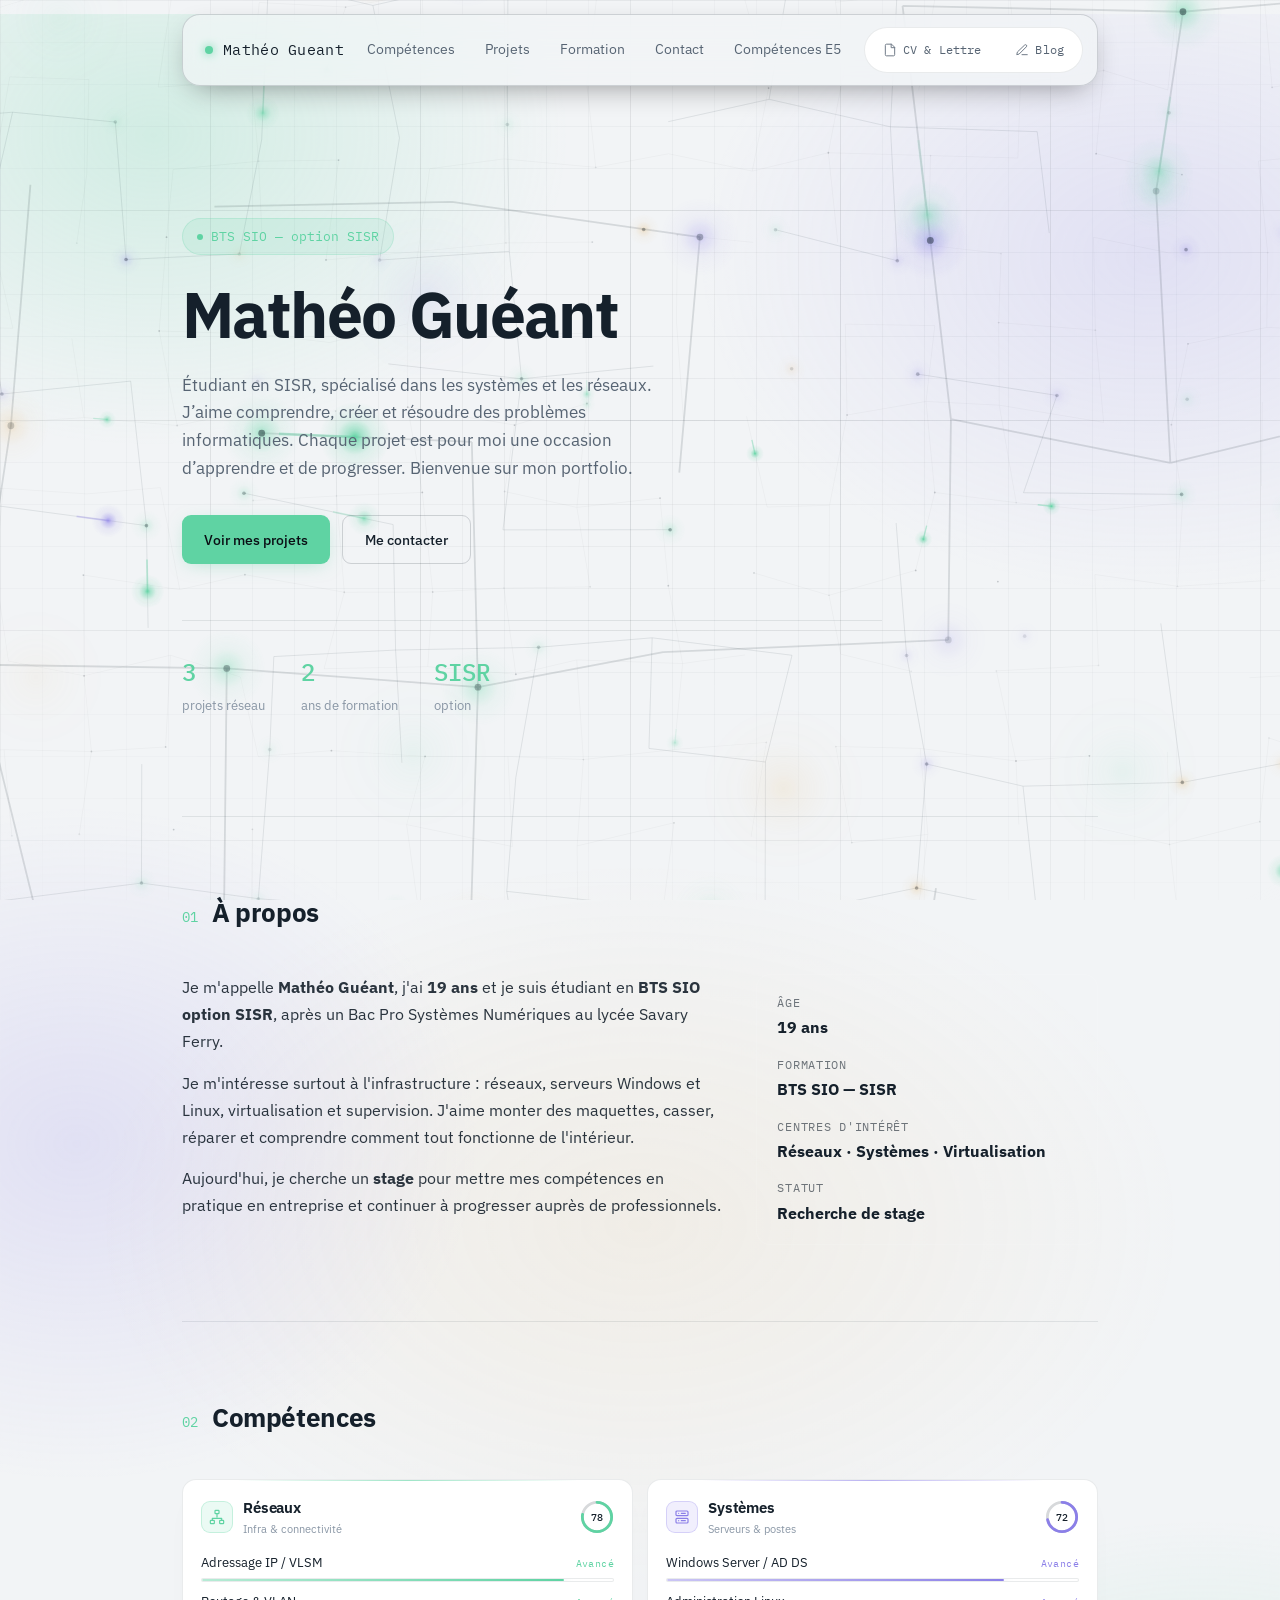
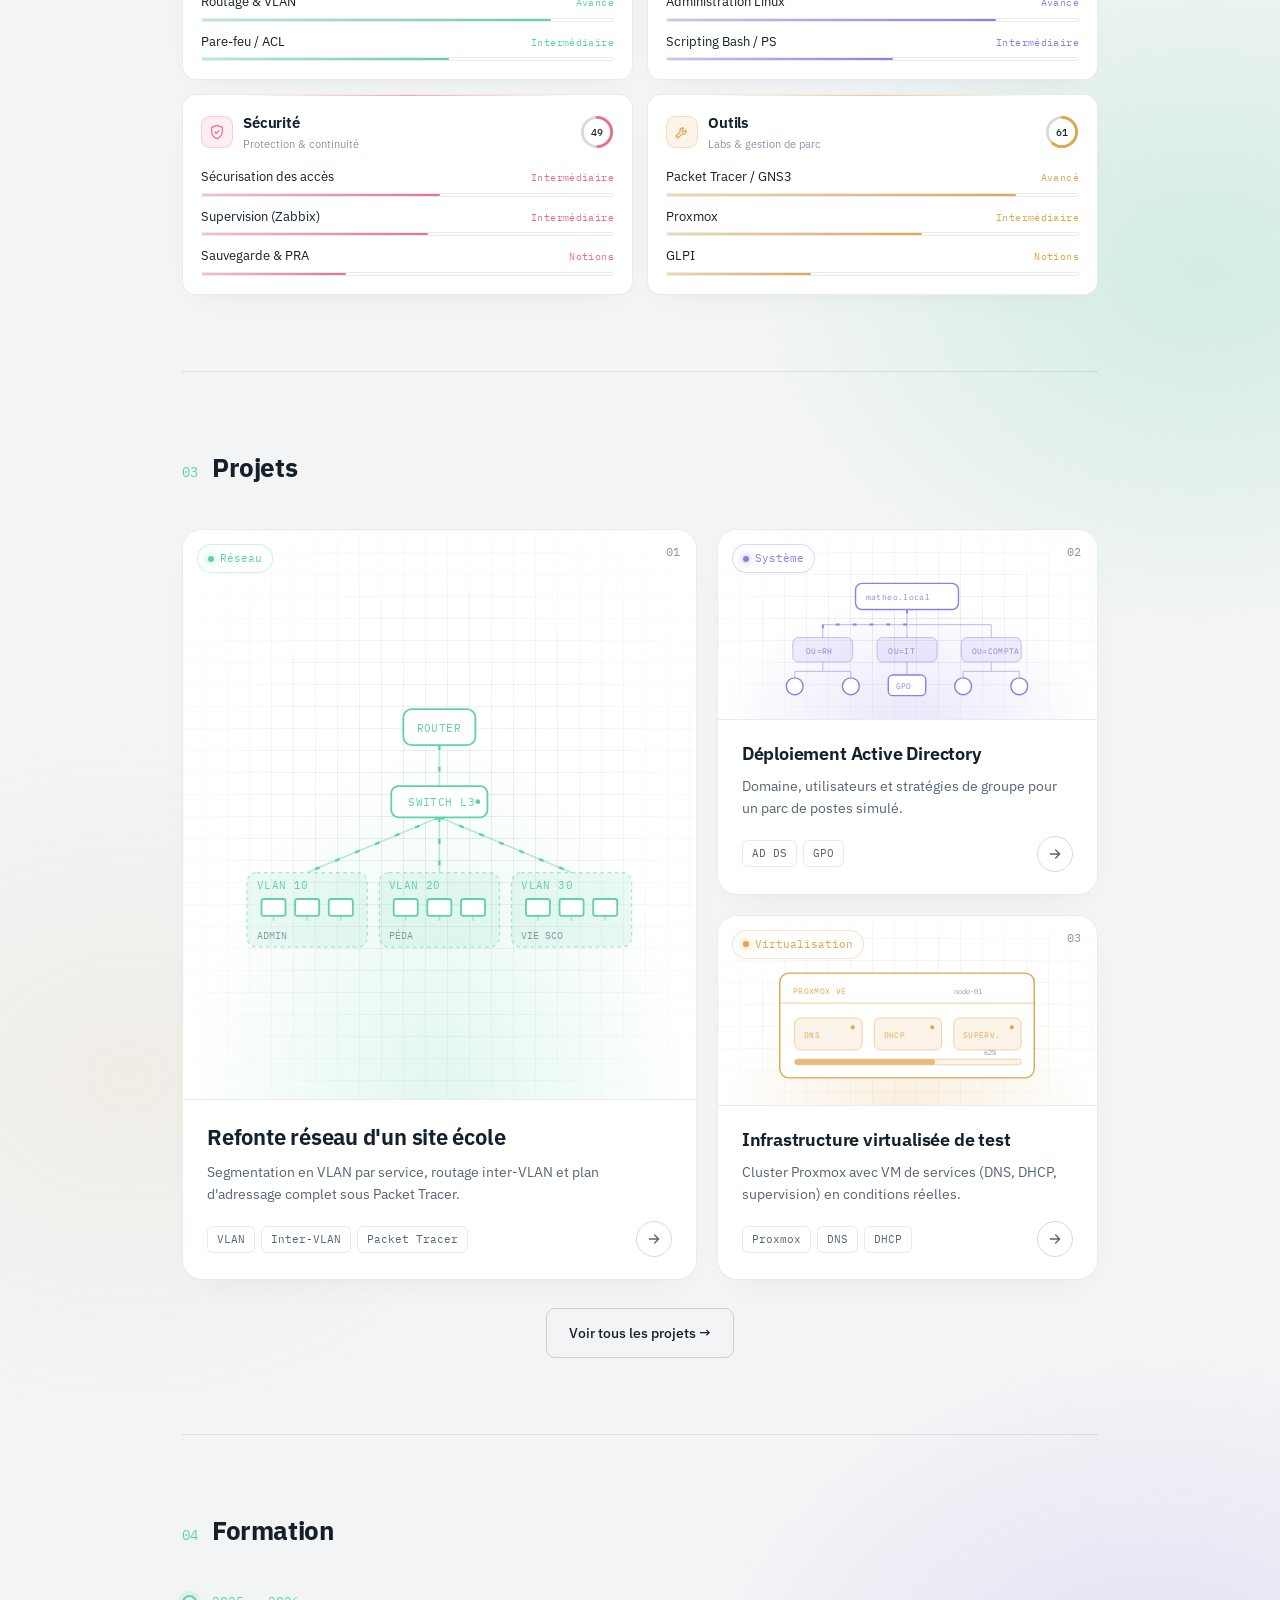
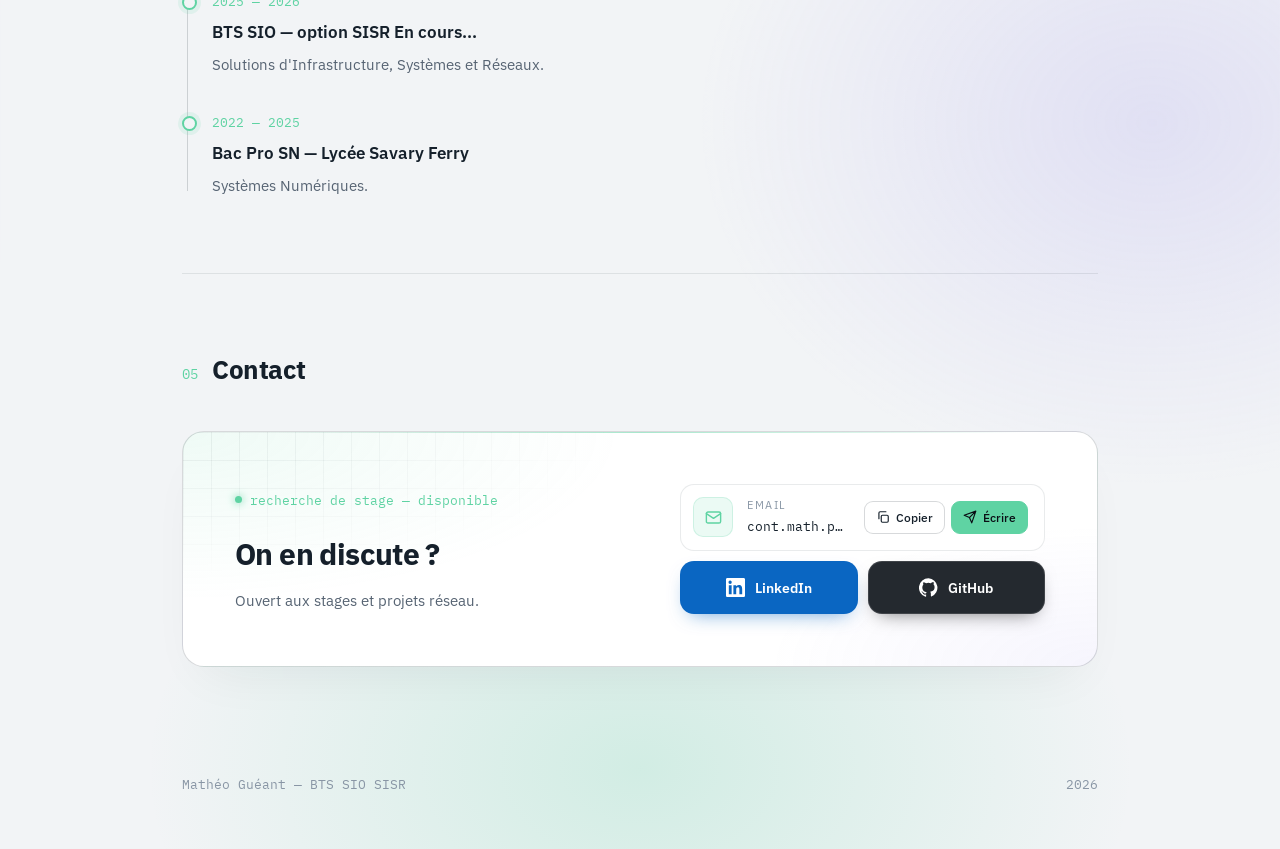
<file: index.html>
<!DOCTYPE html>
<html lang="fr">
<head>
<meta charset="UTF-8">
<meta name="viewport" content="width=device-width, initial-scale=1.0">
<title>Mathéo Guéant — BTS SIO SISR</title>
<link rel="icon" type="image/svg+xml" href="assets/favicon.svg">
<link rel="alternate icon" href="assets/favicon.svg">
<link rel="stylesheet" href="css/style.css">
<link rel="stylesheet" href="css/accueil.css">
</head>
<body>

<div class="bg-glow"></div>
<div class="bg-grid"></div>
<canvas id="netbg"></canvas>
<div class="bg-vignette"></div>

<div class="wrap">
  <header>
    <div class="brand">
      <div class="dot"></div>
      <span class="mono">Mathéo Gueant</span>
    </div>
    <nav>
      <a href="#competences">Compétences</a>
      <a href="projets/">Projets</a>
      <a href="#formation">Formation</a>
      <a href="#contact">Contact</a>
      <a href="competences-e5/">Compétences E5</a>
    </nav>

    <div class="docs-group">
      <a href="cv/" class="doc-pill" title="CV &amp; Lettre de motivation">
        <svg viewBox="0 0 24 24" fill="none" stroke="currentColor" stroke-width="1.7" stroke-linecap="round" stroke-linejoin="round"><path d="M14 2H6a2 2 0 0 0-2 2v16a2 2 0 0 0 2 2h12a2 2 0 0 0 2-2V8z"/><path d="M14 2v6h6"/></svg>
        <span>CV &amp; Lettre</span>
      </a>
      <a href="blog/" class="doc-pill" title="Blog">
        <svg viewBox="0 0 24 24" fill="none" stroke="currentColor" stroke-width="1.7" stroke-linecap="round" stroke-linejoin="round"><path d="M12 20h9"/><path d="M16.5 3.5a2.1 2.1 0 0 1 3 3L7 19l-4 1 1-4Z"/></svg>
        <span>Blog</span>
      </a>
    </div>
  </header>

  <section class="hero" style="border-top:none;">
    <div class="tag">
      <span class="dot"></span>
      BTS SIO — option SISR
    </div>
    <h1>Mathéo Guéant</h1>
    <p>Étudiant en SISR, spécialisé dans les systèmes et les réseaux.
J’aime comprendre, créer et résoudre des problèmes informatiques.
Chaque projet est pour moi une occasion d’apprendre et de progresser.
Bienvenue sur mon portfolio.</p>
    <div class="hero-cta">
      <a href="projets/" class="btn btn-primary">Voir mes projets</a>
      <a href="#contact" class="btn btn-ghost">Me contacter</a>
    </div>
    <div class="hero-stats">
      <div><span class="num mono">3</span><span class="lbl">projets réseau</span></div>
      <div><span class="num mono">2</span><span class="lbl">ans de formation</span></div>
      <div><span class="num mono">SISR</span><span class="lbl">option</span></div>
    </div>
  </section>

  <section id="apropos">
<div class="section-head">
<span class="idx mono">01</span>
<h2>À propos</h2>
</div>
<div class="about">
<div class="about-text">
<p>Je m'appelle <strong>Mathéo Guéant</strong>, j'ai <strong>19 ans</strong> et je suis étudiant en <strong>BTS SIO option SISR</strong>, après un Bac Pro Systèmes Numériques au lycée Savary Ferry.</p>
<p>Je m'intéresse surtout à l'infrastructure : réseaux, serveurs Windows et Linux, virtualisation et supervision. J'aime monter des maquettes, casser, réparer et comprendre comment tout fonctionne de l'intérieur.</p>
<p>Aujourd'hui, je cherche un <strong>stage</strong> pour mettre mes compétences en pratique en entreprise et continuer à progresser auprès de professionnels.</p>
</div>
<ul class="about-facts">
<li><span class="mono">Âge</span><b>19 ans</b></li>
<li><span class="mono">Formation</span><b>BTS SIO — SISR</b></li>
<li><span class="mono">Centres d'intérêt</span><b>Réseaux · Systèmes · Virtualisation</b></li>
<li><span class="mono">Statut</span><b>Recherche de stage</b></li>
</ul>
</div>
<style>
.about{display:grid;grid-template-columns:1.6fr 1fr;gap:28px;align-items:start}
.about-text p{margin:0 0 14px;line-height:1.7;opacity:.9}
.about-facts{list-style:none;margin:0;padding:18px 20px;border:1px solid rgba(255,255,255,.1);border-radius:14px;background:rgba(255,255,255,.03);display:grid;gap:14px}
.about-facts li{display:flex;flex-direction:column;gap:3px}
.about-facts span{font-size:.75rem;opacity:.6;text-transform:uppercase;letter-spacing:.06em}
@media (max-width:760px){.about{grid-template-columns:1fr}}
</style>
</section>

<section id="competences">
    <div class="section-head">
      <span class="idx mono">02</span>
      <h2>Compétences</h2>
    </div>
    <div class="skills">
      <div class="skill skill-reseau">
        <div class="skill-head">
          <span class="skill-icon"><svg viewBox="0 0 24 24" fill="none" stroke="currentColor" stroke-width="1.8" stroke-linecap="round" stroke-linejoin="round"><rect x="9" y="2" width="6" height="5" rx="1"/><rect x="2" y="17" width="6" height="5" rx="1"/><rect x="16" y="17" width="6" height="5" rx="1"/><path d="M12 7v5M5 17v-3h14v3"/></svg></span>
          <div class="skill-title"><h3>Réseaux</h3><span>Infra & connectivité</span></div>
          <div class="skill-ring" style="--p:78" title="Moyenne 78%">
            <svg viewBox="0 0 36 36"><circle cx="18" cy="18" r="15.5" pathLength="100"/><circle class="val" cx="18" cy="18" r="15.5" pathLength="100"/></svg>
            <b>78</b>
          </div>
        </div>
        <ul>
          <li style="--p:88%">
            <div class="skill-row"><span class="skill-name">Adressage IP / VLSM</span><span class="skill-lvl">Avancé</span></div>
            <div class="skill-bar"><span></span></div>
          </li>
          <li style="--p:85%">
            <div class="skill-row"><span class="skill-name">Routage &amp; VLAN</span><span class="skill-lvl">Avancé</span></div>
            <div class="skill-bar"><span></span></div>
          </li>
          <li style="--p:60%">
            <div class="skill-row"><span class="skill-name">Pare-feu / ACL</span><span class="skill-lvl">Intermédiaire</span></div>
            <div class="skill-bar"><span></span></div>
          </li>
        </ul>
      </div>
      <div class="skill skill-systeme">
        <div class="skill-head">
          <span class="skill-icon"><svg viewBox="0 0 24 24" fill="none" stroke="currentColor" stroke-width="1.8" stroke-linecap="round" stroke-linejoin="round"><rect x="3" y="3" width="18" height="7" rx="1.5"/><rect x="3" y="14" width="18" height="7" rx="1.5"/><path d="M7 6.5h.01M7 17.5h.01M11 6.5h6M11 17.5h6"/></svg></span>
          <div class="skill-title"><h3>Systèmes</h3><span>Serveurs & postes</span></div>
          <div class="skill-ring" style="--p:72" title="Moyenne 72%">
            <svg viewBox="0 0 36 36"><circle cx="18" cy="18" r="15.5" pathLength="100"/><circle class="val" cx="18" cy="18" r="15.5" pathLength="100"/></svg>
            <b>72</b>
          </div>
        </div>
        <ul>
          <li style="--p:82%">
            <div class="skill-row"><span class="skill-name">Windows Server / AD DS</span><span class="skill-lvl">Avancé</span></div>
            <div class="skill-bar"><span></span></div>
          </li>
          <li style="--p:80%">
            <div class="skill-row"><span class="skill-name">Administration Linux</span><span class="skill-lvl">Avancé</span></div>
            <div class="skill-bar"><span></span></div>
          </li>
          <li style="--p:55%">
            <div class="skill-row"><span class="skill-name">Scripting Bash / PS</span><span class="skill-lvl">Intermédiaire</span></div>
            <div class="skill-bar"><span></span></div>
          </li>
        </ul>
      </div>
      <div class="skill skill-securite">
        <div class="skill-head">
          <span class="skill-icon"><svg viewBox="0 0 24 24" fill="none" stroke="currentColor" stroke-width="1.8" stroke-linecap="round" stroke-linejoin="round"><path d="M12 2 4 5v6c0 5 3.4 9.4 8 11 4.6-1.6 8-6 8-11V5l-8-3Z"/><path d="m9 12 2 2 4-4"/></svg></span>
          <div class="skill-title"><h3>Sécurité</h3><span>Protection & continuité</span></div>
          <div class="skill-ring" style="--p:49" title="Moyenne 49%">
            <svg viewBox="0 0 36 36"><circle cx="18" cy="18" r="15.5" pathLength="100"/><circle class="val" cx="18" cy="18" r="15.5" pathLength="100"/></svg>
            <b>49</b>
          </div>
        </div>
        <ul>
          <li style="--p:58%">
            <div class="skill-row"><span class="skill-name">Sécurisation des accès</span><span class="skill-lvl">Intermédiaire</span></div>
            <div class="skill-bar"><span></span></div>
          </li>
          <li style="--p:55%">
            <div class="skill-row"><span class="skill-name">Supervision (Zabbix)</span><span class="skill-lvl">Intermédiaire</span></div>
            <div class="skill-bar"><span></span></div>
          </li>
          <li style="--p:35%">
            <div class="skill-row"><span class="skill-name">Sauvegarde &amp; PRA</span><span class="skill-lvl">Notions</span></div>
            <div class="skill-bar"><span></span></div>
          </li>
        </ul>
      </div>
      <div class="skill skill-outils">
        <div class="skill-head">
          <span class="skill-icon"><svg viewBox="0 0 24 24" fill="none" stroke="currentColor" stroke-width="1.8" stroke-linecap="round" stroke-linejoin="round"><path d="M14.7 6.3a4 4 0 0 0-5.4 5.4L3 18l3 3 6.3-6.3a4 4 0 0 0 5.4-5.4l-2.5 2.5-2.4-.6-.6-2.4 2.5-2.5Z"/></svg></span>
          <div class="skill-title"><h3>Outils</h3><span>Labs & gestion de parc</span></div>
          <div class="skill-ring" style="--p:61" title="Moyenne 61%">
            <svg viewBox="0 0 36 36"><circle cx="18" cy="18" r="15.5" pathLength="100"/><circle class="val" cx="18" cy="18" r="15.5" pathLength="100"/></svg>
            <b>61</b>
          </div>
        </div>
        <ul>
          <li style="--p:85%">
            <div class="skill-row"><span class="skill-name">Packet Tracer / GNS3</span><span class="skill-lvl">Avancé</span></div>
            <div class="skill-bar"><span></span></div>
          </li>
          <li style="--p:62%">
            <div class="skill-row"><span class="skill-name">Proxmox</span><span class="skill-lvl">Intermédiaire</span></div>
            <div class="skill-bar"><span></span></div>
          </li>
          <li style="--p:35%">
            <div class="skill-row"><span class="skill-name">GLPI</span><span class="skill-lvl">Notions</span></div>
            <div class="skill-bar"><span></span></div>
          </li>
        </ul>
      </div>
    </div>
  </section>

  <section id="projets">
    <div class="section-head">
      <span class="idx mono">03</span>
      <h2>Projets</h2>
    </div>
    <div class="projects">
      <a class="project featured" href="projets/#refonte-reseau-ecole">
        <div class="project-visual">
          <span class="project-badge">Réseau</span>
          <span class="project-num">01</span>
          <svg viewBox="0 0 380 225" aria-hidden="true">
            <path class="wire" d="M190 44v34M190 104 80 150M190 104v46M190 104l110 46"/>
            <path class="flow" d="M190 44v34"/><path class="flow" d="M190 104 80 150"/><path class="flow" d="M190 104v46"/><path class="flow" d="M190 104l110 46"/>
            <rect class="node" x="160" y="14" width="60" height="30" rx="7"/><text class="lbl" x="171" y="33">ROUTER</text>
            <rect class="node" x="150" y="78" width="80" height="26" rx="6"/><text class="lbl" x="164" y="95">SWITCH L3</text>
            <circle class="led" cx="222" cy="91" r="2"/>
            <rect class="soft" x="30" y="150" width="100" height="62" rx="8" stroke-dasharray="3 3"/><text class="lbl" x="38" y="164">VLAN 10</text><text class="lbl-dim" x="38" y="205">ADMIN</text><rect class="node" x="42" y="172" width="20" height="14" rx="2"/><path class="wire" d="M52 186v4"/><rect class="node" x="70" y="172" width="20" height="14" rx="2"/><path class="wire" d="M80 186v4"/><rect class="node" x="98" y="172" width="20" height="14" rx="2"/><path class="wire" d="M108 186v4"/><rect class="soft" x="140" y="150" width="100" height="62" rx="8" stroke-dasharray="3 3"/><text class="lbl" x="148" y="164">VLAN 20</text><text class="lbl-dim" x="148" y="205">PÉDA</text><rect class="node" x="152" y="172" width="20" height="14" rx="2"/><path class="wire" d="M162 186v4"/><rect class="node" x="180" y="172" width="20" height="14" rx="2"/><path class="wire" d="M190 186v4"/><rect class="node" x="208" y="172" width="20" height="14" rx="2"/><path class="wire" d="M218 186v4"/><rect class="soft" x="250" y="150" width="100" height="62" rx="8" stroke-dasharray="3 3"/><text class="lbl" x="258" y="164">VLAN 30</text><text class="lbl-dim" x="258" y="205">VIE SCO</text><rect class="node" x="262" y="172" width="20" height="14" rx="2"/><path class="wire" d="M272 186v4"/><rect class="node" x="290" y="172" width="20" height="14" rx="2"/><path class="wire" d="M300 186v4"/><rect class="node" x="318" y="172" width="20" height="14" rx="2"/><path class="wire" d="M328 186v4"/>
          </svg>
        </div>
        <div class="project-body">
          <h3>Refonte réseau d'un site école</h3>
          <p>Segmentation en VLAN par service, routage inter-VLAN et plan d'adressage complet sous Packet Tracer.</p>
          <div class="project-foot">
            <ul class="project-tags"><li>VLAN</li><li>Inter-VLAN</li><li>Packet Tracer</li></ul>
            <span class="project-go"><svg viewBox="0 0 24 24" fill="none" stroke="currentColor" stroke-width="2" stroke-linecap="round" stroke-linejoin="round"><path d="M5 12h14M13 6l6 6-6 6"/></svg></span>
          </div>
        </div>
      </a>
      <a class="project" href="projets/#deploiement-active-directory">
        <div class="project-visual">
          <span class="project-badge">Système</span>
          <span class="project-num">02</span>
          <svg viewBox="0 0 320 140" aria-hidden="true">
            <path class="wire" d="M160 38v16M70 54h180M70 54v14M160 54v14M250 54v14M70 94v10M40 104h60M40 104v6M100 104v6M250 94v10M220 104h60M220 104v6M280 104v6"/>
            <path class="flow" d="M160 38v16M160 54h-90v14"/>
            <rect class="node" x="105" y="10" width="110" height="28" rx="7"/><text class="lbl" x="116" y="28">matheo.local</text>
            <rect class="soft" x="38" y="68" width="64" height="26" rx="6"/><text class="lbl" x="52" y="85">OU=RH</text>
            <rect class="soft" x="128" y="68" width="64" height="26" rx="6"/><text class="lbl" x="140" y="85">OU=IT</text>
            <rect class="soft" x="218" y="68" width="64" height="26" rx="6"/><text class="lbl" x="229" y="85">OU=COMPTA</text>
            <circle class="node" cx="40" cy="120" r="9"/><circle class="node" cx="100" cy="120" r="9"/>
            <circle class="node" cx="220" cy="120" r="9"/><circle class="node" cx="280" cy="120" r="9"/>
            <rect class="node" x="140" y="108" width="40" height="22" rx="5"/><text class="lbl" x="148" y="123">GPO</text>
            <path class="wire" d="M160 94v14"/>
          </svg>
        </div>
        <div class="project-body">
          <h3>Déploiement Active Directory</h3>
          <p>Domaine, utilisateurs et stratégies de groupe pour un parc de postes simulé.</p>
          <div class="project-foot">
            <ul class="project-tags"><li>AD DS</li><li>GPO</li></ul>
            <span class="project-go"><svg viewBox="0 0 24 24" fill="none" stroke="currentColor" stroke-width="2" stroke-linecap="round" stroke-linejoin="round"><path d="M5 12h14M13 6l6 6-6 6"/></svg></span>
          </div>
        </div>
      </a>
      <a class="project" href="projets/#infra-virtualisee-proxmox">
        <div class="project-visual">
          <span class="project-badge">Virtualisation</span>
          <span class="project-num">03</span>
          <svg viewBox="0 0 300 140" aria-hidden="true">
            <rect class="node" x="14" y="14" width="272" height="112" rx="10"/>
            <text class="lbl" x="28" y="36">PROXMOX VE</text><text class="lbl-dim" x="200" y="36">node-01</text>
            <path class="wire" d="M14 46h272"/>
            <rect class="soft" x="30" y="62" width="72" height="34" rx="6"/><text class="lbl" x="40" y="83">DNS</text><circle class="led" cx="92" cy="72" r="2.2"/><rect class="soft" x="115" y="62" width="72" height="34" rx="6"/><text class="lbl" x="125" y="83">DHCP</text><circle class="led" cx="177" cy="72" r="2.2"/><rect class="soft" x="200" y="62" width="72" height="34" rx="6"/><text class="lbl" x="210" y="83">SUPERV.</text><circle class="led" cx="262" cy="72" r="2.2"/>
            <rect class="soft" x="30" y="106" width="242" height="6" rx="3"/>
            <rect x="30" y="106" width="150" height="6" rx="3" fill="currentColor" opacity=".7"/>
            <text class="lbl-dim" x="232" y="102">62%</text>
          </svg>
        </div>
        <div class="project-body">
          <h3>Infrastructure virtualisée de test</h3>
          <p>Cluster Proxmox avec VM de services (DNS, DHCP, supervision) en conditions réelles.</p>
          <div class="project-foot">
            <ul class="project-tags"><li>Proxmox</li><li>DNS</li><li>DHCP</li></ul>
            <span class="project-go"><svg viewBox="0 0 24 24" fill="none" stroke="currentColor" stroke-width="2" stroke-linecap="round" stroke-linejoin="round"><path d="M5 12h14M13 6l6 6-6 6"/></svg></span>
          </div>
        </div>
      </a>
    </div>
    <div style="margin-top:28px;display:flex;justify-content:center;">
      <a href="projets/" class="btn btn-ghost">Voir tous les projets →</a>
    </div>
  </section>

  <section id="formation">
    <div class="section-head">
      <span class="idx mono">04</span>
      <h2>Formation</h2>
    </div>
    <div class="timeline">
      <div class="tl-item">
        <span class="period">2025 — 2026</span>
        <h3>BTS SIO — option SISR En cours...</h3>
        <p>Solutions d'Infrastructure, Systèmes et Réseaux.</p>
      </div>
      <div class="tl-item">
        <span class="period">2022 — 2025</span>
        <h3>Bac Pro SN — Lycée Savary Ferry</h3>
        <p>Systèmes Numériques.</p>
      </div>
    </div>
  </section>

  <section id="contact">
    <div class="section-head">
      <span class="idx mono">05</span>
      <h2>Contact</h2>
    </div>
    <div class="contact-panel">
      <div>
        <div class="status"><span class="dot"></span>recherche de stage — disponible</div>
        <h3>On en discute ?</h3>
        <p>Ouvert aux stages et projets réseau.</p>
      </div>
      <div class="contact-links">
        <div class="contact-link mail-card">
          <span class="ic"><svg viewBox="0 0 24 24" fill="none" stroke="currentColor" stroke-width="1.8" stroke-linecap="round" stroke-linejoin="round"><rect x="3" y="5" width="18" height="14" rx="2"/><path d="m3 7 9 6 9-6"/></svg></span>
          <span class="txt"><span class="lbl">Email</span><span class="val">cont.math.pro@gmail.com</span></span>
          <div class="mail-actions">
            <button type="button" class="mail-btn" id="copyMail" title="Copier l'adresse"><svg viewBox="0 0 24 24" fill="none" stroke="currentColor" stroke-width="2" stroke-linecap="round" stroke-linejoin="round"><rect x="9" y="9" width="12" height="12" rx="2"/><path d="M5 15V5a2 2 0 0 1 2-2h10"/></svg><span>Copier</span></button>
            <a class="mail-btn primary" href="https://mail.google.com/mail/?view=cm&amp;fs=1&amp;to=cont.math.pro@gmail.com" target="_blank" rel="noopener noreferrer" title="Écrire avec Gmail"><svg viewBox="0 0 24 24" fill="none" stroke="currentColor" stroke-width="2" stroke-linecap="round" stroke-linejoin="round"><path d="M22 2 11 13M22 2l-7 20-4-9-9-4 20-7z"/></svg><span>Écrire</span></a>
          </div>
        </div>
        <div class="contact-social">
          <a class="social-btn linkedin" href="https://www.linkedin.com/in/math%C3%A9o-gueant-717090414/" target="_blank" rel="noopener noreferrer"><svg viewBox="0 0 24 24" fill="currentColor" aria-hidden="true"><path d="M20.45 20.45h-3.56v-5.57c0-1.33-.03-3.04-1.85-3.04-1.85 0-2.14 1.45-2.14 2.94v5.67H9.34V9h3.41v1.56h.05c.48-.9 1.64-1.85 3.37-1.85 3.6 0 4.27 2.37 4.27 5.46v6.28zM5.34 7.43a2.07 2.07 0 1 1 0-4.13 2.07 2.07 0 0 1 0 4.13zM7.12 20.45H3.56V9h3.56v11.45zM22.22 0H1.77C.79 0 0 .77 0 1.73v20.54C0 23.23.79 24 1.77 24h20.45c.98 0 1.78-.77 1.78-1.73V1.73C24 .77 23.2 0 22.22 0z"/></svg>LinkedIn</a>
          <a class="social-btn github" href="https://github.com/Matix0909" target="_blank" rel="noopener noreferrer"><svg viewBox="0 0 24 24" fill="currentColor" aria-hidden="true"><path d="M12 .3a12 12 0 0 0-3.8 23.4c.6.1.8-.3.8-.6v-2.2c-3.3.7-4-1.4-4-1.4-.6-1.4-1.4-1.8-1.4-1.8-1-.7.1-.7.1-.7 1.2.1 1.8 1.2 1.8 1.2 1 1.8 2.8 1.3 3.5 1 .1-.8.4-1.3.7-1.6-2.7-.3-5.5-1.3-5.5-6 0-1.2.5-2.3 1.3-3.1-.2-.4-.6-1.6.1-3.2 0 0 1-.3 3.3 1.2a11.5 11.5 0 0 1 6 0C17.3 4.7 18.3 5 18.3 5c.7 1.6.2 2.8.1 3.2.8.8 1.3 1.9 1.3 3.2 0 4.6-2.8 5.6-5.5 5.9.4.4.8 1.1.8 2.2v3.3c0 .3.2.7.8.6A12 12 0 0 0 12 .3"/></svg>GitHub</a>
        </div>
      </div>
    </div>
  </section>

  <footer>
    <span class="mono">Mathéo Guéant — BTS SIO SISR</span>
    <span class="mono">2026</span>
  </footer>
</div>

<script src="js/background.js"></script>

<script src="js/accueil.js"></script>
</body>
</html>
</file>
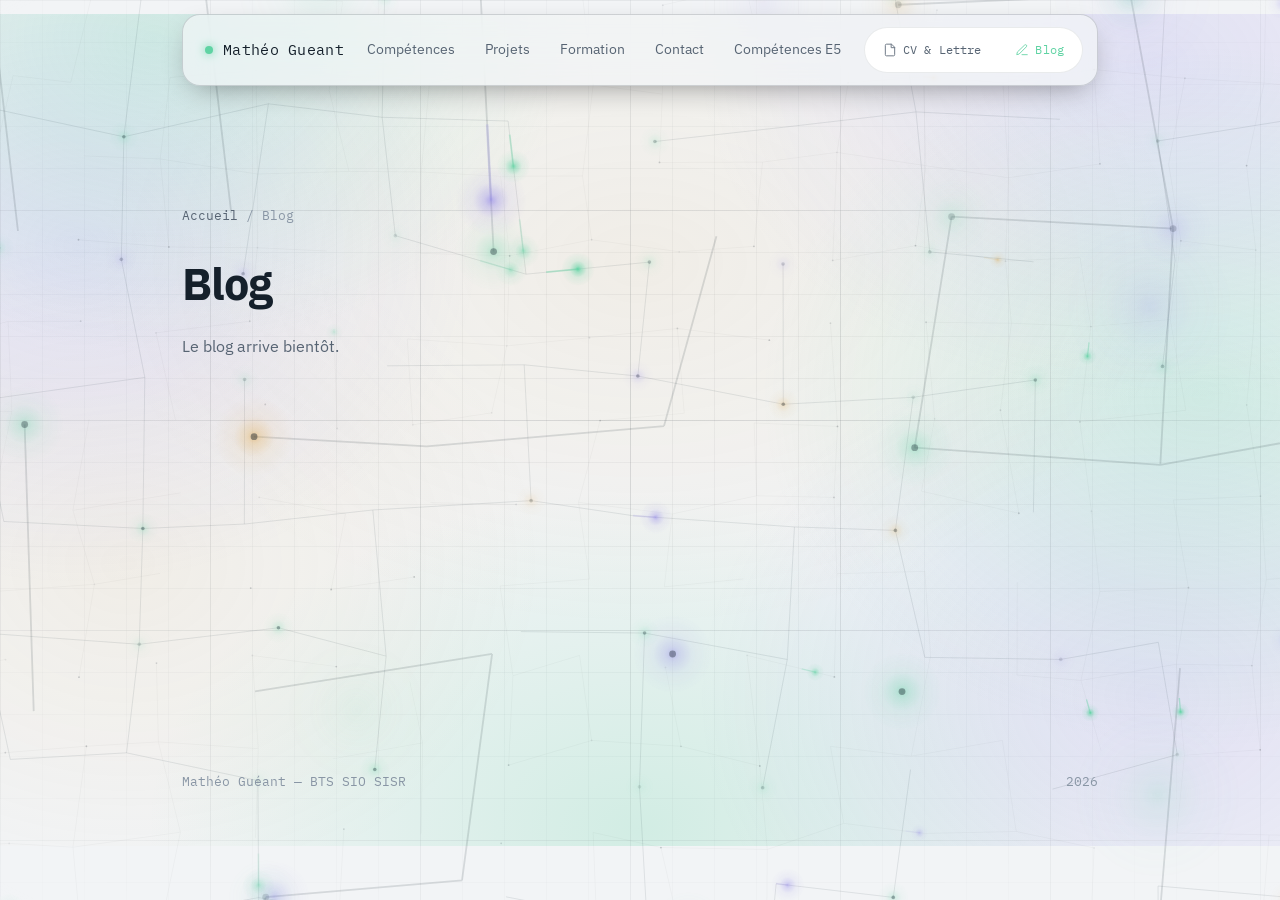
<file: blog/index.html>
<!DOCTYPE html>
<html lang="fr">
<head>
<meta charset="UTF-8">
<meta name="viewport" content="width=device-width, initial-scale=1.0">
<title>Blog — Mathéo Guéant</title>
<link rel="icon" type="image/svg+xml" href="../assets/favicon.svg">
<link rel="alternate icon" href="../assets/favicon.svg">
<link rel="stylesheet" href="../css/style.css">
<link rel="stylesheet" href="../css/blog.css">
</head>
<body>

<div class="bg-glow"></div>
<div class="bg-grid"></div>
<canvas id="netbg"></canvas>
<div class="bg-vignette"></div>

<div class="wrap">
  <header>
    <div class="brand">
      <div class="dot"></div>
      <a href="../index.html" style="text-decoration:none;color:inherit;"><span class="mono">Mathéo Gueant</span></a>
    </div>
    <nav>
      <a href="../index.html#competences">Compétences</a>
      <a href="../projets/">Projets</a>
      <a href="../index.html#formation">Formation</a>
      <a href="../index.html#contact">Contact</a>
      <a href="../competences-e5/">Compétences E5</a>
    </nav>

    <div class="docs-group">
      <a href="../cv/" class="doc-pill" title="CV &amp; Lettre de motivation">
        <svg viewBox="0 0 24 24" fill="none" stroke="currentColor" stroke-width="1.7" stroke-linecap="round" stroke-linejoin="round"><path d="M14 2H6a2 2 0 0 0-2 2v16a2 2 0 0 0 2 2h12a2 2 0 0 0 2-2V8z"/><path d="M14 2v6h6"/></svg>
        <span>CV &amp; Lettre</span>
      </a>
      <a href="../blog/" class="doc-pill doc-pill-live" title="Blog">
        <svg viewBox="0 0 24 24" fill="none" stroke="currentColor" stroke-width="1.7" stroke-linecap="round" stroke-linejoin="round"><path d="M12 20h9"/><path d="M16.5 3.5a2.1 2.1 0 0 1 3 3L7 19l-4 1 1-4Z"/></svg>
        <span>Blog</span>
      </a>
    </div>
  </header>

  <section class="subpage-hero" style="border-top:none;">
    <div class="breadcrumb"><a href="../index.html">Accueil</a> / Blog</div>
    <h1>Blog</h1>
    <p>Le blog arrive bientôt.</p>
  </section>

  <div class="blog-empty"></div>

  <footer>
    <span class="mono">Mathéo Guéant — BTS SIO SISR</span>
    <span class="mono">2026</span>
  </footer>
</div>

<script src="../js/background.js"></script>

</body>
</html>
</file>
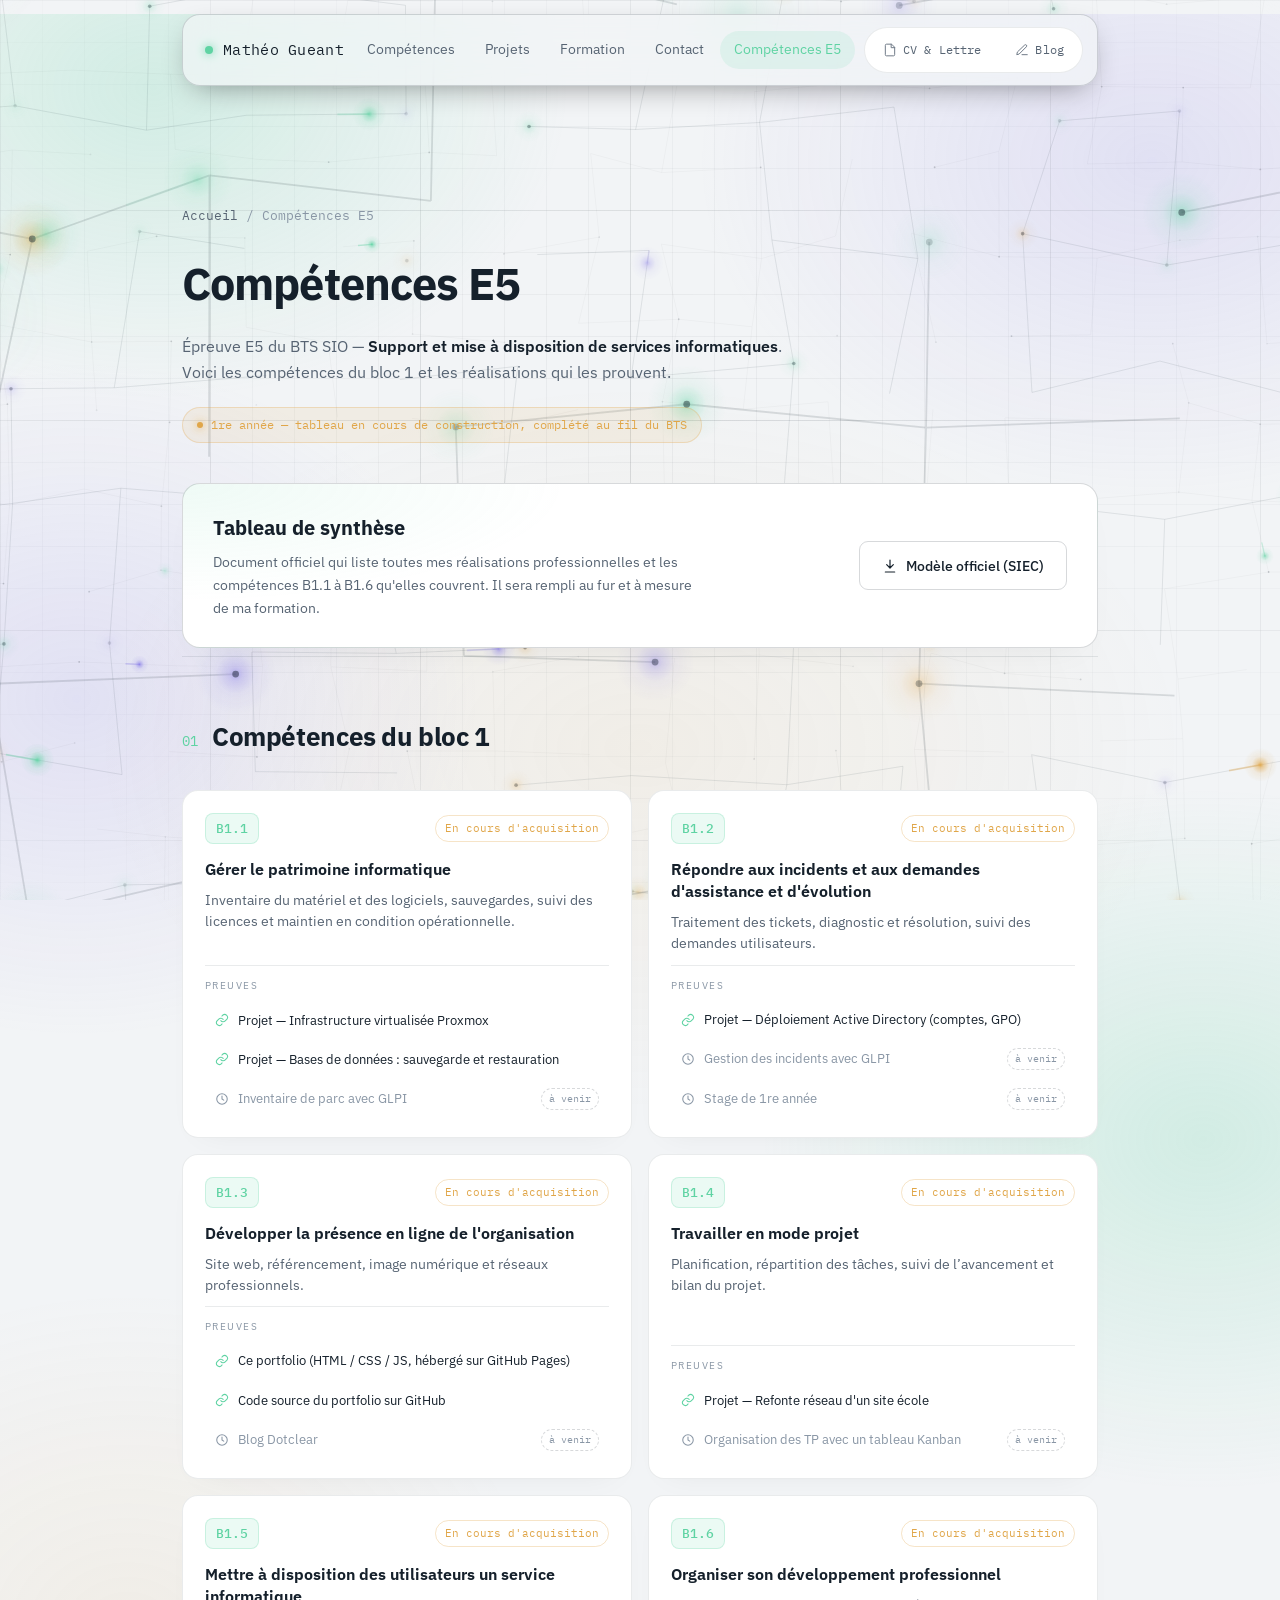
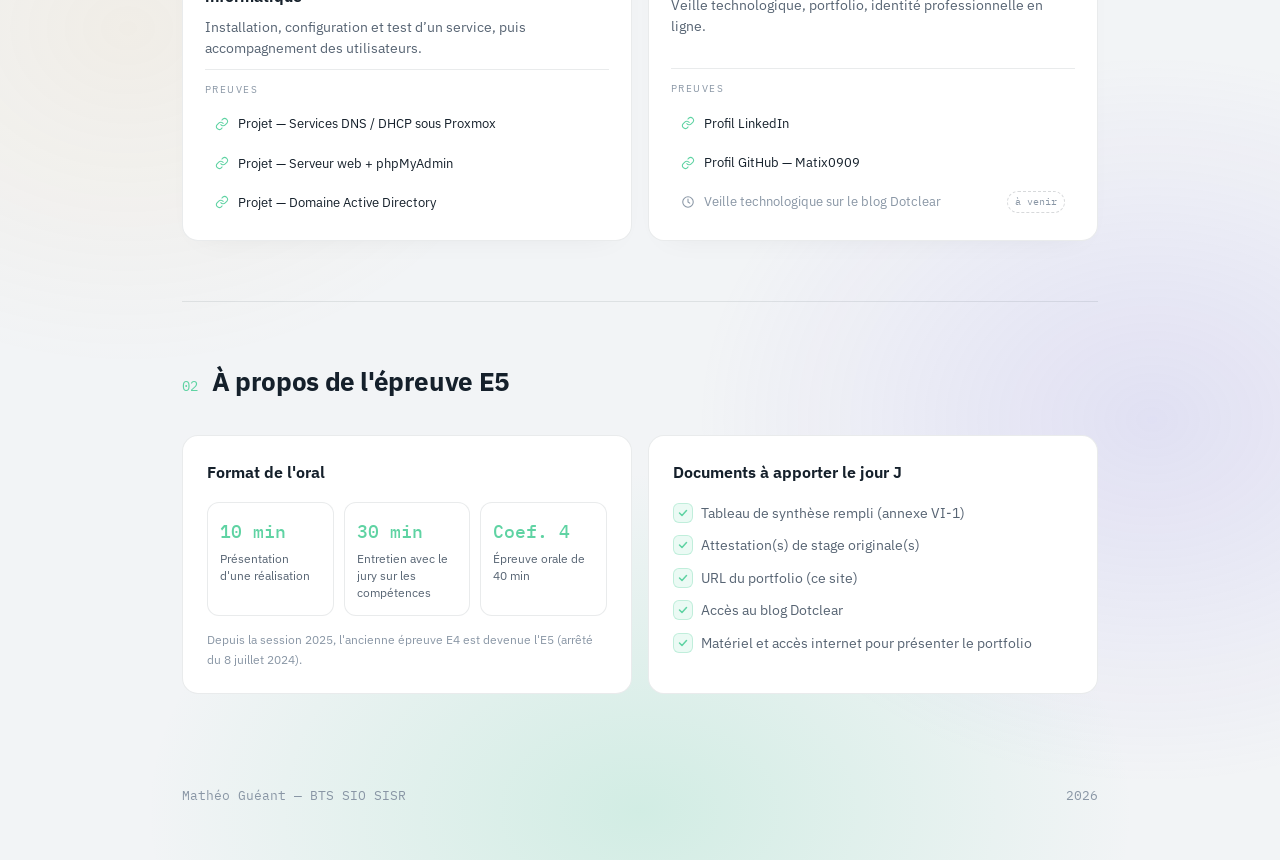
<file: competences-e5/index.html>
<!DOCTYPE html>
<html lang="fr">
<head>
<meta charset="UTF-8">
<meta name="viewport" content="width=device-width, initial-scale=1.0">
<title>Compétences E5 — Mathéo Guéant</title>
<link rel="icon" type="image/svg+xml" href="../assets/favicon.svg">
<link rel="alternate icon" href="../assets/favicon.svg">
<link rel="stylesheet" href="../css/style.css">
<link rel="stylesheet" href="../css/e5.css">
</head>
<body>

<div class="bg-glow"></div>
<div class="bg-grid"></div>
<canvas id="netbg"></canvas>
<div class="bg-vignette"></div>

<div class="wrap">
  <header>
    <div class="brand">
      <div class="dot"></div>
      <a href="../index.html" style="text-decoration:none;color:inherit;"><span class="mono">Mathéo Gueant</span></a>
    </div>
    <nav>
      <a href="../index.html#competences">Compétences</a>
      <a href="../projets/">Projets</a>
      <a href="../index.html#formation">Formation</a>
      <a href="../index.html#contact">Contact</a>
      <a href="../competences-e5/" class="current">Compétences E5</a>
    </nav>

    <div class="docs-group">
      <a href="../cv/" class="doc-pill" title="CV &amp; Lettre de motivation">
        <svg viewBox="0 0 24 24" fill="none" stroke="currentColor" stroke-width="1.7" stroke-linecap="round" stroke-linejoin="round"><path d="M14 2H6a2 2 0 0 0-2 2v16a2 2 0 0 0 2 2h12a2 2 0 0 0 2-2V8z"/><path d="M14 2v6h6"/></svg>
        <span>CV &amp; Lettre</span>
      </a>
      <a href="../blog/" class="doc-pill" title="Blog">
        <svg viewBox="0 0 24 24" fill="none" stroke="currentColor" stroke-width="1.7" stroke-linecap="round" stroke-linejoin="round"><path d="M12 20h9"/><path d="M16.5 3.5a2.1 2.1 0 0 1 3 3L7 19l-4 1 1-4Z"/></svg>
        <span>Blog</span>
      </a>
    </div>
  </header>

  <section class="subpage-hero" style="border-top:none;">
    <div class="breadcrumb"><a href="../index.html">Accueil</a> / Compétences E5</div>
    <h1>Compétences E5</h1>
    <p>Épreuve E5 du BTS SIO — <strong>Support et mise à disposition de services informatiques</strong>. Voici les compétences du bloc 1 et les réalisations qui les prouvent.</p>
    <div class="e5-year"><span class="dot"></span>1re année — tableau en cours de construction, complété au fil du BTS</div>
  </section>

  <section class="e5-synth">
    <div class="e5-synth-txt">
      <h2>Tableau de synthèse</h2>
      <p>Document officiel qui liste toutes mes réalisations professionnelles et les compétences B1.1 à B1.6 qu'elles couvrent. Il sera rempli au fur et à mesure de ma formation.</p>
    </div>
    <a class="btn btn-ghost" href="https://siec.education.fr/candidats/docutheque/examens/BTS/bts-services-informatiques-aux-organisations-sio-session-2026" target="_blank" rel="noopener noreferrer"><svg viewBox="0 0 24 24" fill="none" stroke="currentColor" stroke-width="1.8" stroke-linecap="round" stroke-linejoin="round"><path d="M12 3v12M7 10l5 5 5-5"/><path d="M5 21h14"/></svg>Modèle officiel (SIEC)</a>
  </section>

  <section class="e5-section">
    <div class="section-head">
      <span class="idx mono">01</span>
      <h2>Compétences du bloc 1</h2>
    </div>
    <div class="e5-grid">
      <article class="e5-card">
        <div class="e5-top">
          <span class="e5-code">B1.1</span>
          <span class="e5-status">En cours d'acquisition</span>
        </div>
        <h3>Gérer le patrimoine informatique</h3>
        <p>Inventaire du matériel et des logiciels, sauvegardes, suivi des licences et maintien en condition opérationnelle.</p>
        <div class="e5-proofs">
          <span class="e5-label">Preuves</span>
          <ul>
            <li><a href="../projets/#infra-virtualisee-proxmox"><svg viewBox="0 0 24 24" fill="none" stroke="currentColor" stroke-width="1.8" stroke-linecap="round" stroke-linejoin="round"><path d="M10 13a5 5 0 0 0 7.5.5l3-3a5 5 0 0 0-7-7l-1.7 1.7"/><path d="M14 11a5 5 0 0 0-7.5-.5l-3 3a5 5 0 0 0 7 7l1.7-1.7"/></svg><span>Projet — Infrastructure virtualisée Proxmox</span></a></li>
            <li><a href="../projets/#bases-de-donnees-phpmyadmin"><svg viewBox="0 0 24 24" fill="none" stroke="currentColor" stroke-width="1.8" stroke-linecap="round" stroke-linejoin="round"><path d="M10 13a5 5 0 0 0 7.5.5l3-3a5 5 0 0 0-7-7l-1.7 1.7"/><path d="M14 11a5 5 0 0 0-7.5-.5l-3 3a5 5 0 0 0 7 7l1.7-1.7"/></svg><span>Projet — Bases de données : sauvegarde et restauration</span></a></li>
            <li class="todo"><span class="todo-in"><svg viewBox="0 0 24 24" fill="none" stroke="currentColor" stroke-width="1.8" stroke-linecap="round" stroke-linejoin="round"><circle cx="12" cy="12" r="9"/><path d="M12 7v5l3 2"/></svg><span>Inventaire de parc avec GLPI</span><em>à venir</em></span></li>
          </ul>
        </div>
      </article>
      <article class="e5-card">
        <div class="e5-top">
          <span class="e5-code">B1.2</span>
          <span class="e5-status">En cours d'acquisition</span>
        </div>
        <h3>Répondre aux incidents et aux demandes d'assistance et d'évolution</h3>
        <p>Traitement des tickets, diagnostic et résolution, suivi des demandes utilisateurs.</p>
        <div class="e5-proofs">
          <span class="e5-label">Preuves</span>
          <ul>
            <li><a href="../projets/#deploiement-active-directory"><svg viewBox="0 0 24 24" fill="none" stroke="currentColor" stroke-width="1.8" stroke-linecap="round" stroke-linejoin="round"><path d="M10 13a5 5 0 0 0 7.5.5l3-3a5 5 0 0 0-7-7l-1.7 1.7"/><path d="M14 11a5 5 0 0 0-7.5-.5l-3 3a5 5 0 0 0 7 7l1.7-1.7"/></svg><span>Projet — Déploiement Active Directory (comptes, GPO)</span></a></li>
            <li class="todo"><span class="todo-in"><svg viewBox="0 0 24 24" fill="none" stroke="currentColor" stroke-width="1.8" stroke-linecap="round" stroke-linejoin="round"><circle cx="12" cy="12" r="9"/><path d="M12 7v5l3 2"/></svg><span>Gestion des incidents avec GLPI</span><em>à venir</em></span></li>
            <li class="todo"><span class="todo-in"><svg viewBox="0 0 24 24" fill="none" stroke="currentColor" stroke-width="1.8" stroke-linecap="round" stroke-linejoin="round"><circle cx="12" cy="12" r="9"/><path d="M12 7v5l3 2"/></svg><span>Stage de 1re année</span><em>à venir</em></span></li>
          </ul>
        </div>
      </article>
      <article class="e5-card">
        <div class="e5-top">
          <span class="e5-code">B1.3</span>
          <span class="e5-status">En cours d'acquisition</span>
        </div>
        <h3>Développer la présence en ligne de l'organisation</h3>
        <p>Site web, référencement, image numérique et réseaux professionnels.</p>
        <div class="e5-proofs">
          <span class="e5-label">Preuves</span>
          <ul>
            <li><a href="../index.html"><svg viewBox="0 0 24 24" fill="none" stroke="currentColor" stroke-width="1.8" stroke-linecap="round" stroke-linejoin="round"><path d="M10 13a5 5 0 0 0 7.5.5l3-3a5 5 0 0 0-7-7l-1.7 1.7"/><path d="M14 11a5 5 0 0 0-7.5-.5l-3 3a5 5 0 0 0 7 7l1.7-1.7"/></svg><span>Ce portfolio (HTML / CSS / JS, hébergé sur GitHub Pages)</span></a></li>
            <li><a href="https://github.com/Matix0909/portfolio-matheo" target="_blank" rel="noopener noreferrer"><svg viewBox="0 0 24 24" fill="none" stroke="currentColor" stroke-width="1.8" stroke-linecap="round" stroke-linejoin="round"><path d="M10 13a5 5 0 0 0 7.5.5l3-3a5 5 0 0 0-7-7l-1.7 1.7"/><path d="M14 11a5 5 0 0 0-7.5-.5l-3 3a5 5 0 0 0 7 7l1.7-1.7"/></svg><span>Code source du portfolio sur GitHub</span></a></li>
            <li class="todo"><span class="todo-in"><svg viewBox="0 0 24 24" fill="none" stroke="currentColor" stroke-width="1.8" stroke-linecap="round" stroke-linejoin="round"><circle cx="12" cy="12" r="9"/><path d="M12 7v5l3 2"/></svg><span>Blog Dotclear</span><em>à venir</em></span></li>
          </ul>
        </div>
      </article>
      <article class="e5-card">
        <div class="e5-top">
          <span class="e5-code">B1.4</span>
          <span class="e5-status">En cours d'acquisition</span>
        </div>
        <h3>Travailler en mode projet</h3>
        <p>Planification, répartition des tâches, suivi de l’avancement et bilan du projet.</p>
        <div class="e5-proofs">
          <span class="e5-label">Preuves</span>
          <ul>
            <li><a href="../projets/#refonte-reseau-ecole"><svg viewBox="0 0 24 24" fill="none" stroke="currentColor" stroke-width="1.8" stroke-linecap="round" stroke-linejoin="round"><path d="M10 13a5 5 0 0 0 7.5.5l3-3a5 5 0 0 0-7-7l-1.7 1.7"/><path d="M14 11a5 5 0 0 0-7.5-.5l-3 3a5 5 0 0 0 7 7l1.7-1.7"/></svg><span>Projet — Refonte réseau d'un site école</span></a></li>
            <li class="todo"><span class="todo-in"><svg viewBox="0 0 24 24" fill="none" stroke="currentColor" stroke-width="1.8" stroke-linecap="round" stroke-linejoin="round"><circle cx="12" cy="12" r="9"/><path d="M12 7v5l3 2"/></svg><span>Organisation des TP avec un tableau Kanban</span><em>à venir</em></span></li>
          </ul>
        </div>
      </article>
      <article class="e5-card">
        <div class="e5-top">
          <span class="e5-code">B1.5</span>
          <span class="e5-status">En cours d'acquisition</span>
        </div>
        <h3>Mettre à disposition des utilisateurs un service informatique</h3>
        <p>Installation, configuration et test d’un service, puis accompagnement des utilisateurs.</p>
        <div class="e5-proofs">
          <span class="e5-label">Preuves</span>
          <ul>
            <li><a href="../projets/#infra-virtualisee-proxmox"><svg viewBox="0 0 24 24" fill="none" stroke="currentColor" stroke-width="1.8" stroke-linecap="round" stroke-linejoin="round"><path d="M10 13a5 5 0 0 0 7.5.5l3-3a5 5 0 0 0-7-7l-1.7 1.7"/><path d="M14 11a5 5 0 0 0-7.5-.5l-3 3a5 5 0 0 0 7 7l1.7-1.7"/></svg><span>Projet — Services DNS / DHCP sous Proxmox</span></a></li>
            <li><a href="../projets/#bases-de-donnees-phpmyadmin"><svg viewBox="0 0 24 24" fill="none" stroke="currentColor" stroke-width="1.8" stroke-linecap="round" stroke-linejoin="round"><path d="M10 13a5 5 0 0 0 7.5.5l3-3a5 5 0 0 0-7-7l-1.7 1.7"/><path d="M14 11a5 5 0 0 0-7.5-.5l-3 3a5 5 0 0 0 7 7l1.7-1.7"/></svg><span>Projet — Serveur web + phpMyAdmin</span></a></li>
            <li><a href="../projets/#deploiement-active-directory"><svg viewBox="0 0 24 24" fill="none" stroke="currentColor" stroke-width="1.8" stroke-linecap="round" stroke-linejoin="round"><path d="M10 13a5 5 0 0 0 7.5.5l3-3a5 5 0 0 0-7-7l-1.7 1.7"/><path d="M14 11a5 5 0 0 0-7.5-.5l-3 3a5 5 0 0 0 7 7l1.7-1.7"/></svg><span>Projet — Domaine Active Directory</span></a></li>
          </ul>
        </div>
      </article>
      <article class="e5-card">
        <div class="e5-top">
          <span class="e5-code">B1.6</span>
          <span class="e5-status">En cours d'acquisition</span>
        </div>
        <h3>Organiser son développement professionnel</h3>
        <p>Veille technologique, portfolio, identité professionnelle en ligne.</p>
        <div class="e5-proofs">
          <span class="e5-label">Preuves</span>
          <ul>
            <li><a href="https://www.linkedin.com/in/math%C3%A9o-gueant-717090414/" target="_blank" rel="noopener noreferrer"><svg viewBox="0 0 24 24" fill="none" stroke="currentColor" stroke-width="1.8" stroke-linecap="round" stroke-linejoin="round"><path d="M10 13a5 5 0 0 0 7.5.5l3-3a5 5 0 0 0-7-7l-1.7 1.7"/><path d="M14 11a5 5 0 0 0-7.5-.5l-3 3a5 5 0 0 0 7 7l1.7-1.7"/></svg><span>Profil LinkedIn</span></a></li>
            <li><a href="https://github.com/Matix0909" target="_blank" rel="noopener noreferrer"><svg viewBox="0 0 24 24" fill="none" stroke="currentColor" stroke-width="1.8" stroke-linecap="round" stroke-linejoin="round"><path d="M10 13a5 5 0 0 0 7.5.5l3-3a5 5 0 0 0-7-7l-1.7 1.7"/><path d="M14 11a5 5 0 0 0-7.5-.5l-3 3a5 5 0 0 0 7 7l1.7-1.7"/></svg><span>Profil GitHub — Matix0909</span></a></li>
            <li class="todo"><span class="todo-in"><svg viewBox="0 0 24 24" fill="none" stroke="currentColor" stroke-width="1.8" stroke-linecap="round" stroke-linejoin="round"><circle cx="12" cy="12" r="9"/><path d="M12 7v5l3 2"/></svg><span>Veille technologique sur le blog Dotclear</span><em>à venir</em></span></li>
          </ul>
        </div>
      </article>
    </div>
  </section>

  <section class="e5-section">
    <div class="section-head">
      <span class="idx mono">02</span>
      <h2>À propos de l'épreuve E5</h2>
    </div>
    <div class="e5-info">
      <div class="e5-box">
        <h3>Format de l'oral</h3>
        <ul class="e5-stats">
          <li><b>10 min</b><span>Présentation d'une réalisation</span></li>
          <li><b>30 min</b><span>Entretien avec le jury sur les compétences</span></li>
          <li><b>Coef. 4</b><span>Épreuve orale de 40 min</span></li>
        </ul>
        <p class="e5-note">Depuis la session 2025, l'ancienne épreuve E4 est devenue l'E5 (arrêté du 8 juillet 2024).</p>
      </div>
      <div class="e5-box">
        <h3>Documents à apporter le jour J</h3>
        <ul class="e5-check">
          <li>Tableau de synthèse rempli (annexe VI-1)</li>
          <li>Attestation(s) de stage originale(s)</li>
          <li>URL du portfolio (ce site)</li>
          <li>Accès au blog Dotclear</li>
          <li>Matériel et accès internet pour présenter le portfolio</li>
        </ul>
      </div>
    </div>
  </section>

  <footer>
    <span class="mono">Mathéo Guéant — BTS SIO SISR</span>
    <span class="mono">2026</span>
  </footer>
</div>

<script src="../js/background.js"></script>

</body>
</html>
</file>
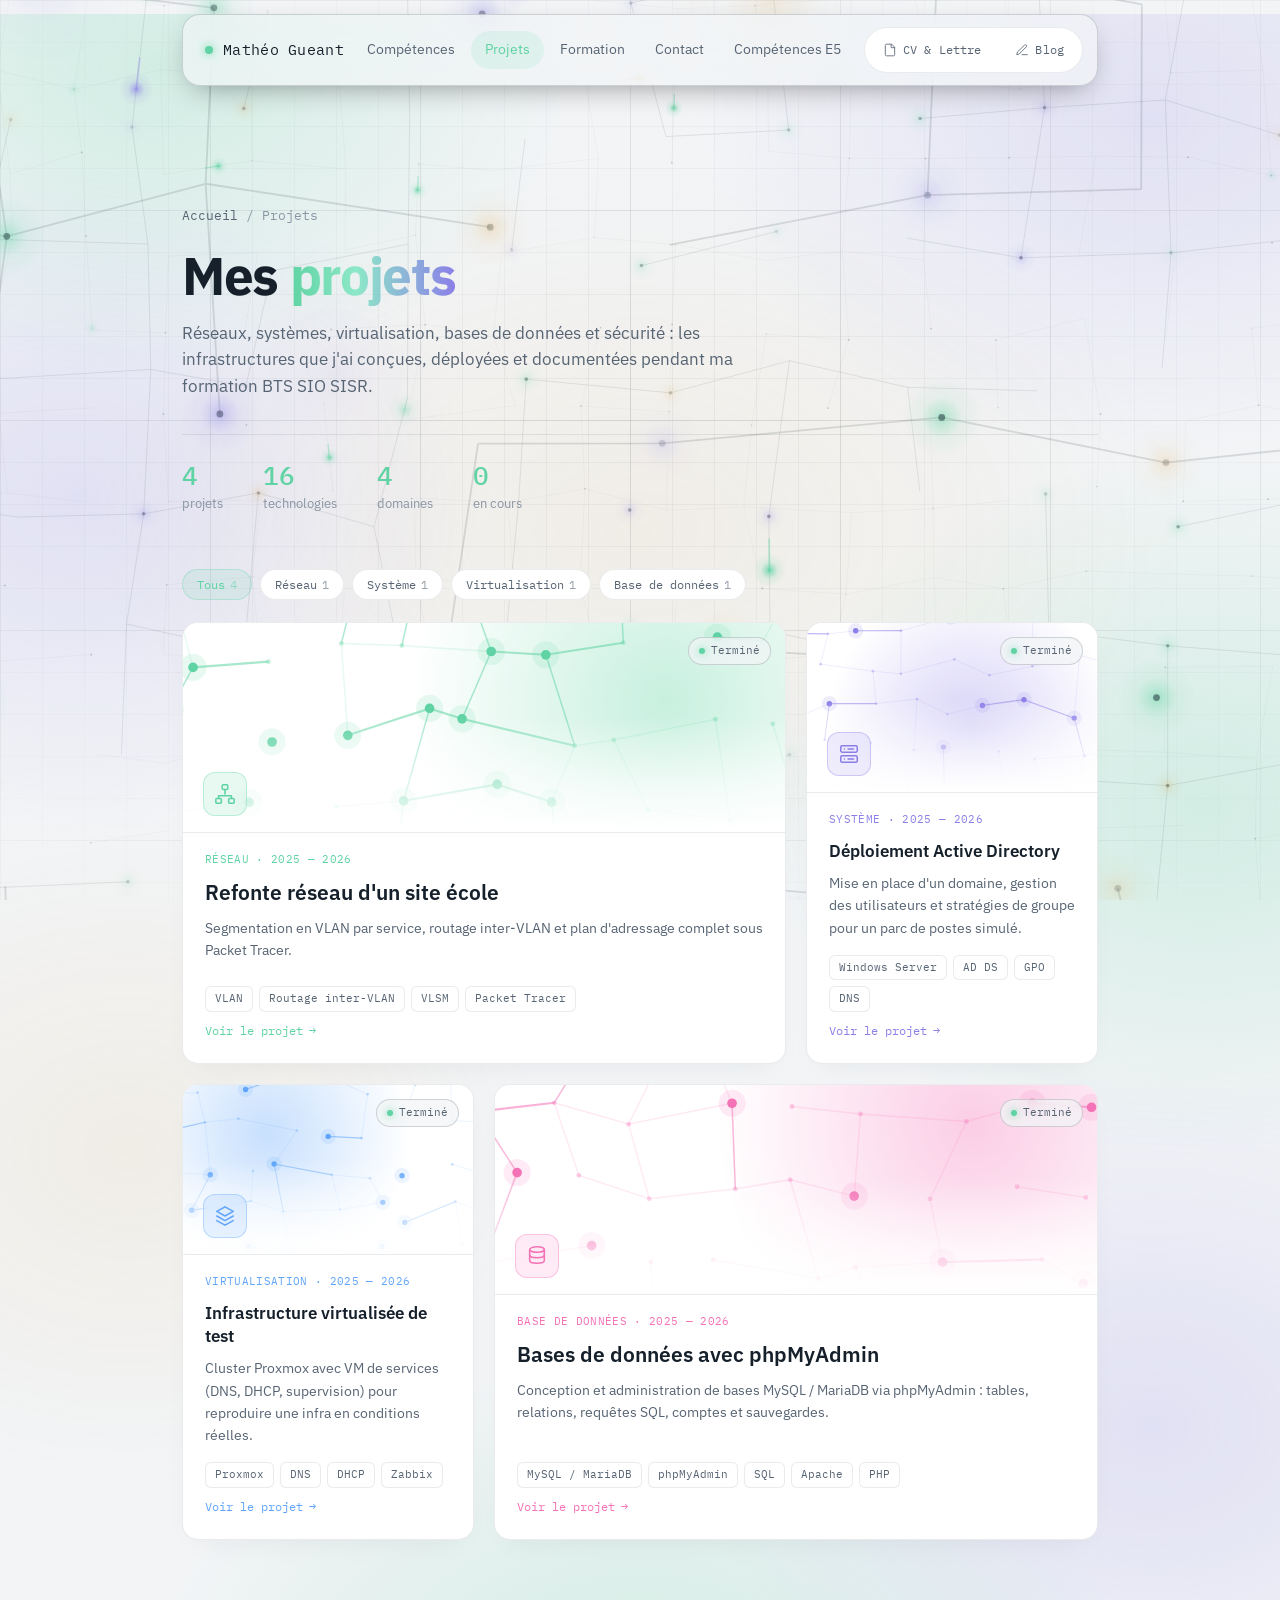
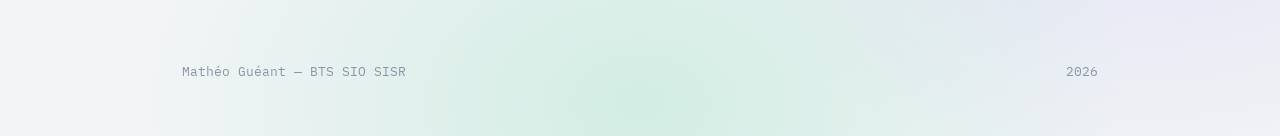
<file: projets/index.html>
<!DOCTYPE html>
<html lang="fr">
<head>
<meta charset="UTF-8">
<meta name="viewport" content="width=device-width, initial-scale=1.0">
<title>Projets — Mathéo Guéant</title>
<link rel="icon" type="image/svg+xml" href="../assets/favicon.svg">
<link rel="alternate icon" href="../assets/favicon.svg">
<link rel="stylesheet" href="../css/style.css">
<link rel="stylesheet" href="../css/projets.css">
</head>
<body>

<div class="bg-glow"></div>
<div class="bg-grid"></div>
<canvas id="netbg"></canvas>
<div class="bg-vignette"></div>

<div class="wrap">
  <header>
    <div class="brand">
      <div class="dot"></div>
      <a href="../index.html" style="text-decoration:none;color:inherit;"><span class="mono">Mathéo Gueant</span></a>
    </div>
    <nav>
      <a href="../index.html#competences">Compétences</a>
      <a href="../projets/" class="current">Projets</a>
      <a href="../index.html#formation">Formation</a>
      <a href="../index.html#contact">Contact</a>
      <a href="../competences-e5/">Compétences E5</a>
    </nav>

    <div class="docs-group">
      <a href="../cv/" class="doc-pill" title="CV &amp; Lettre de motivation">
        <svg viewBox="0 0 24 24" fill="none" stroke="currentColor" stroke-width="1.7" stroke-linecap="round" stroke-linejoin="round"><path d="M14 2H6a2 2 0 0 0-2 2v16a2 2 0 0 0 2 2h12a2 2 0 0 0 2-2V8z"/><path d="M14 2v6h6"/></svg>
        <span>CV &amp; Lettre</span>
      </a>
      <a href="../blog/" class="doc-pill" title="Blog">
        <svg viewBox="0 0 24 24" fill="none" stroke="currentColor" stroke-width="1.7" stroke-linecap="round" stroke-linejoin="round"><path d="M12 20h9"/><path d="M16.5 3.5a2.1 2.1 0 0 1 3 3L7 19l-4 1 1-4Z"/></svg>
        <span>Blog</span>
      </a>
    </div>
  </header>

  <!-- Liste -->
  <div id="view-list">
    <section class="subpage-hero" style="border-top:none;">
      <div class="breadcrumb"><a href="../index.html">Accueil</a> / Projets</div>
      <h1>Mes <span class="grad">projets</span></h1>
      <p>Réseaux, systèmes, virtualisation, bases de données et sécurité : les infrastructures que j'ai conçues, déployées et documentées pendant ma formation BTS SIO SISR.</p>
      <div class="stats" id="stats"></div>
    </section>
    <div class="filters" id="filters"></div>
    <div class="grid" id="grid"></div>
  </div>

  <!-- Détail -->
  <div class="detail" id="view-detail" hidden></div>

  <footer>
    <span class="mono">Mathéo Guéant — BTS SIO SISR</span>
    <span class="mono">2026</span>
  </footer>
</div>

<div class="lightbox" id="lightbox" onclick="this.classList.remove('open')"><img alt=""></div>

<script src="../js/data/projets.js"></script>

<script src="../js/projets.js"></script>

<script src="../js/background.js"></script>

</body>
</html>
</file>
<file: css/style.css>
@import url('https://fonts.googleapis.com/css2?family=IBM+Plex+Sans:wght@400;500;600;700&family=IBM+Plex+Mono:wght@400;500&display=swap');

/* ==========================================================
   Mathéo Guéant — Portfolio
   Styles communs à toutes les pages (thème, fond, en-tête, boutons, pied de page)
   ========================================================== */

:root {
  --bg: #0A0E14;
  --bg-soft: #0E141C;
  --panel: #121A23;
  --panel-hover: #16202B;
  --ink: #EEF2F6;
  --ink-dim: #93A2B4;
  --ink-faint: #5C6B7E;
  --signal: #5FD3A3;
  --signal-dim: rgba(95,211,163,0.12);
  --amber: #E0A649;
  --violet: #8B7FE8;
  --line: rgba(238,242,246,0.08);
  --line-strong: rgba(238,242,246,0.15);
  --shadow: rgba(0,0,0,0.35);
  --header-bg: rgba(14,20,28,0.55);
  --glow-a: rgba(95,211,163,0.16);
  --glow-b: rgba(139,127,232,0.13);
  --glow-c: rgba(224,166,73,0.07);
}

:root[data-theme="light"] {
  --bg: #F2F4F6;
  --bg-soft: #FFFFFF;
  --panel: #FFFFFF;
  --panel-hover: #F7F9FA;
  --ink: #15202B;
  --ink-dim: #576473;
  --ink-faint: #8996A5;
  --line: rgba(21,32,43,0.09);
  --line-strong: rgba(21,32,43,0.17);
  --shadow: rgba(21,32,43,0.08);
  --header-bg: rgba(242,244,246,0.75);
  --glow-a: rgba(95,211,163,0.22);
  --glow-b: rgba(139,127,232,0.17);
  --glow-c: rgba(224,166,73,0.09);
}

@media (prefers-color-scheme: light) {
  :root:not([data-theme="dark"]) {
    --bg: #F2F4F6;
    --bg-soft: #FFFFFF;
    --panel: #FFFFFF;
    --panel-hover: #F7F9FA;
    --ink: #15202B;
    --ink-dim: #576473;
    --ink-faint: #8996A5;
    --line: rgba(21,32,43,0.09);
    --line-strong: rgba(21,32,43,0.17);
    --shadow: rgba(21,32,43,0.08);
    --header-bg: rgba(242,244,246,0.75);
    --glow-a: rgba(95,211,163,0.22);
    --glow-b: rgba(139,127,232,0.17);
    --glow-c: rgba(224,166,73,0.09);
  }
}

* { box-sizing: border-box; margin: 0; padding: 0; }

html { scroll-behavior: smooth; }

body {
  background: var(--bg);
  color: var(--ink);
  font-family: 'IBM Plex Sans', sans-serif;
  line-height: 1.6;
  -webkit-font-smoothing: antialiased;
  position: relative;
  overflow-x: hidden;
}

.mono { font-family: 'IBM Plex Mono', monospace; }

a { color: inherit; }

.wrap { max-width: 980px; margin: 0 auto; padding: 0 32px; position: relative; z-index: 1; }

/* ---- Background layers ---- */
/* Halos colorés répartis sur TOUTE la hauteur de la page (ils défilent avec le contenu) */
.bg-glow {
  position: absolute;
  top: 0;
  left: 0;
  width: 100%;
  height: 100%;
  z-index: 0;
  pointer-events: none;
  background:
    radial-gradient(640px 480px at 12% 3%, var(--glow-a), transparent 65%),
    radial-gradient(700px 520px at 90% 6%, var(--glow-b), transparent 65%),
    radial-gradient(780px 520px at 50% 30%, var(--glow-c), transparent 70%),
    radial-gradient(620px 520px at 6% 28%, var(--glow-b), transparent 65%),
    radial-gradient(680px 540px at 94% 46%, var(--glow-a), transparent 65%),
    radial-gradient(640px 520px at 10% 66%, var(--glow-c), transparent 65%),
    radial-gradient(700px 560px at 90% 82%, var(--glow-b), transparent 65%),
    radial-gradient(760px 520px at 50% 98%, var(--glow-a), transparent 65%);
}

/* Grille double échelle, plein écran, qui glisse à des vitesses différentes au scroll */
.bg-grid {
  position: fixed;
  inset: 0;
  z-index: 0;
  pointer-events: none;
  background-image:
    linear-gradient(var(--line) 1px, transparent 1px),
    linear-gradient(90deg, var(--line) 1px, transparent 1px),
    linear-gradient(var(--line-strong) 1px, transparent 1px),
    linear-gradient(90deg, var(--line-strong) 1px, transparent 1px);
  background-size: 42px 42px, 42px 42px, 210px 210px, 210px 210px;
  background-position:
    0 calc(var(--sy, 0) * -0.08px), 0 calc(var(--sy, 0) * -0.08px),
    0 calc(var(--sy, 0) * -0.2px), 0 calc(var(--sy, 0) * -0.2px);
  -webkit-mask-image: radial-gradient(ellipse 95% 85% at 50% 45%, #000 0%, transparent 100%);
          mask-image: radial-gradient(ellipse 95% 85% at 50% 45%, #000 0%, transparent 100%);
  opacity: 0.55;
}

/* Canvas : 4 couches de profondeur (lointain → premier plan), plein écran en permanence */
#netbg {
  position: fixed;
  inset: 0;
  z-index: 0;
  width: 100%;
  height: 100%;
  pointer-events: none;
}

/* Vignette légère sur les bords : renforce la profondeur sans masquer le fond */
.bg-vignette {
  position: fixed;
  inset: 0;
  z-index: 0;
  pointer-events: none;
  opacity: 0.65;
  background: radial-gradient(ellipse 130% 110% at 50% 50%, transparent 58%, var(--bg) 100%);
}

/* ---- end background layers ---- */
header {
  position: sticky;
  top: 14px;
  z-index: 10;
  display: flex;
  justify-content: space-between;
  align-items: center;
  margin-top: 14px;
  padding: 12px 14px 12px 22px;
  background: var(--header-bg);
  backdrop-filter: blur(18px) saturate(160%);
  -webkit-backdrop-filter: blur(18px) saturate(160%);
  border: 1px solid var(--line-strong);
  border-radius: 18px;
  box-shadow:
    0 10px 30px -12px rgba(0,0,0,0.45),
    inset 0 1px 0 rgba(255,255,255,0.04);
  transition: background 0.2s ease, border-color 0.2s ease;
}

.brand { display: flex; align-items: center; gap: 10px; }

.brand .dot { width: 8px; height: 8px; border-radius: 50%; background: var(--signal); box-shadow: 0 0 10px var(--signal); animation: pulse 2.4s ease-in-out infinite; }

.brand span { font-family: 'IBM Plex Mono', monospace; font-size: 0.94rem; letter-spacing: 0.02em; }

nav { display: flex; align-items: center; gap: 2px; }

nav a {
  text-decoration: none;
  padding: 8px 14px;
  font-size: 0.85rem;
  color: var(--ink-dim);
  border-radius: 100px;
  transition: color 0.15s ease, background 0.15s ease;
}

nav a:hover { color: var(--ink); background: var(--panel); }

.docs-group {
  display: flex;
  align-items: center;
  gap: 6px;
  padding: 4px;
  border-radius: 100px;
  border: 1px solid var(--line);
  background: var(--panel);
  box-shadow: inset 0 1px 0 rgba(255,255,255,0.02);
}

.doc-pill {
  display: inline-flex;
  align-items: center;
  gap: 6px;
  padding: 7px 13px;
  border-radius: 100px;
  font-family: 'IBM Plex Mono', monospace;
  font-size: 0.78rem;
  letter-spacing: 0.01em;
  color: var(--ink-dim);
  text-decoration: none;
  border: 1px solid transparent;
  transition: color 0.15s ease, background 0.15s ease, border-color 0.15s ease, transform 0.15s ease;
  white-space: nowrap;
}

.doc-pill svg { width: 14px; height: 14px; flex-shrink: 0; opacity: 0.85; }

.doc-pill:hover {
  color: var(--signal);
  background: var(--signal-dim);
  border-color: rgba(95,211,163,0.28);
  transform: translateY(-1px);
}

.doc-pill:hover svg { opacity: 1; }

.doc-pill-live { color: var(--signal); }

.doc-pill-dot {
  width: 6px;
  height: 6px;
  border-radius: 50%;
  background: var(--signal);
  box-shadow: 0 0 8px var(--signal);
  animation: pulse 2.4s ease-in-out infinite;
}

@keyframes pulse { 0%, 100% { opacity: 1; } 50% { opacity: 0.4; } }

.btn {
  display: inline-flex;
  align-items: center;
  gap: 8px;
  padding: 12px 22px;
  border-radius: 9px;
  font-size: 0.9rem;
  text-decoration: none;
  font-weight: 500;
  transition: transform 0.15s ease, background 0.15s ease, border-color 0.15s ease, box-shadow 0.15s ease;
}

.btn-primary { background: var(--signal); color: #0A0E14; box-shadow: 0 4px 18px -6px rgba(95,211,163,0.5); }

.btn-primary:hover { transform: translateY(-1px); background: #74dbb0; box-shadow: 0 6px 22px -6px rgba(95,211,163,0.6); }

.btn-ghost { border: 1px solid var(--line-strong); color: var(--ink); }

.btn-ghost:hover { border-color: var(--signal); color: var(--signal); }

section { padding: 76px 0; border-top: 1px solid var(--line); }

footer { padding: 32px 0 54px; display: flex; justify-content: space-between; color: var(--ink-faint); font-size: 0.8rem; font-family: 'IBM Plex Mono', monospace; }

:focus-visible { outline: 2px solid var(--signal); outline-offset: 3px; }

@media (prefers-reduced-motion: reduce) {
  * { animation: none !important; transition: none !important; }
  html { scroll-behavior: auto; }
  #netbg { display: none; }
}

/* En-tête et pied de page sur mobile (communs à toutes les pages) */
@media (max-width: 760px) {
  header { flex-wrap: wrap; gap: 10px; }
  nav { order: 3; width: 100%; justify-content: center; }
  .docs-group { margin-left: auto; }
  .doc-pill span { display: none; }
  .doc-pill { padding: 8px; }
  .doc-pill svg, .doc-pill-dot { margin: 0; }
  footer { flex-direction: column; gap: 8px; }
  /* les liens du menu passent à la ligne au lieu de déborder */
  header nav { flex-wrap: wrap; row-gap: 2px; }
  header nav a { white-space: nowrap; padding: 6px 8px; font-size: 0.82rem; }
}
</file>
<file: css/accueil.css>
/* ==========================================================
   Mathéo Guéant — Portfolio
   Page d'accueil (hero, compétences, projets, formation, contact)
   ========================================================== */

.hero { padding: 132px 0 100px; max-width: 700px; }

.hero .tag {
  display: inline-flex;
  align-items: center;
  gap: 8px;
  font-family: 'IBM Plex Mono', monospace;
  color: var(--signal);
  font-size: 0.84rem;
  margin-bottom: 26px;
  padding: 7px 14px;
  background: var(--signal-dim);
  border-radius: 100px;
  border: 1px solid rgba(95,211,163,0.22);
}

.hero .tag .dot { width: 6px; height: 6px; border-radius: 50%; background: var(--signal); }

.hero h1 {
  font-size: clamp(2.6rem, 6vw, 4rem);
  font-weight: 700;
  line-height: 1.05;
  margin-bottom: 22px;
  letter-spacing: -0.025em;
}

.hero p { color: var(--ink-dim); max-width: 48ch; font-size: 1.08rem; margin-bottom: 34px; }

.hero-cta { display: flex; gap: 12px; margin-bottom: 56px; }

.hero-stats { display: flex; gap: 36px; padding-top: 32px; border-top: 1px solid var(--line); }

.hero-stats div { display: flex; flex-direction: column; gap: 4px; }

.hero-stats .num { font-family: 'IBM Plex Mono', monospace; font-size: 1.5rem; font-weight: 500; color: var(--signal); }

.hero-stats .lbl { font-size: 0.8rem; color: var(--ink-faint); }

.section-head { display: flex; align-items: baseline; gap: 14px; margin-bottom: 40px; }

.section-head .idx { font-family: 'IBM Plex Mono', monospace; color: var(--signal); font-size: 0.86rem; }

.section-head h2 { font-size: 1.6rem; font-weight: 700; letter-spacing: -0.015em; }

.skills { display: grid; grid-template-columns: repeat(2, 1fr); gap: 14px; }

.skill {
  --accent: 95,211,163;
  --mx: 50%; --my: 0%;
  position: relative;
  isolation: isolate;
  overflow: hidden;
  display: flex;
  flex-direction: column;
  gap: 14px;
  padding: 16px 18px 18px;
  background: var(--panel);
  border: 1px solid var(--line);
  border-radius: 14px;
  box-shadow: 0 12px 30px -18px var(--shadow);
  transition: transform 0.35s cubic-bezier(.2,.7,.2,1), border-color 0.35s ease, box-shadow 0.35s ease;
}
.skill-systeme  { --accent: 139,127,232; }
.skill-securite { --accent: 236,112,140; }
.skill-outils   { --accent: 224,166,73; }

/* liseré lumineux en haut + halo qui suit la souris */
.skill::before {
  content: "";
  position: absolute; top: 0; left: 12%; right: 12%;
  height: 1px;
  background: linear-gradient(90deg, transparent, rgb(var(--accent)), transparent);
  opacity: 0.6;
}
.skill::after {
  content: "";
  position: absolute; inset: 0; z-index: -1;
  background: radial-gradient(320px circle at var(--mx) var(--my), rgba(var(--accent),0.13), transparent 50%);
  opacity: 0;
  transition: opacity 0.3s ease;
}
.skill:hover::after { opacity: 1; }
.skill:hover {
  transform: translateY(-3px);
  border-color: rgba(var(--accent),0.4);
  box-shadow: 0 24px 44px -22px rgba(var(--accent),0.45), 0 12px 30px -18px var(--shadow);
}

.skill-head { display: flex; align-items: center; gap: 10px; }
.skill-icon {
  flex-shrink: 0;
  width: 32px; height: 32px;
  display: grid; place-items: center;
  border-radius: 9px;
  color: rgb(var(--accent));
  background: rgba(var(--accent),0.12);
  border: 1px solid rgba(var(--accent),0.28);
}
.skill-icon svg { width: 16px; height: 16px; }
.skill-title { flex: 1; min-width: 0; }
.skill-title h3 { font-size: 0.92rem; font-weight: 650; letter-spacing: -0.01em; }
.skill-title span { display: block; font-size: 0.7rem; color: var(--ink-faint); margin-top: 1px; }

.skill-ring { position: relative; width: 34px; height: 34px; flex-shrink: 0; }
.skill-ring svg { width: 100%; height: 100%; transform: rotate(-90deg); }
.skill-ring circle { fill: none; stroke: var(--line-strong); stroke-width: 3; }
.skill-ring circle.val {
  stroke: rgb(var(--accent));
  stroke-linecap: round;
  stroke-dasharray: 100;
  stroke-dashoffset: 100;
  transition: stroke-dashoffset 1.2s cubic-bezier(.2,.7,.2,1) 0.2s;
}
.skill-ring b {
  position: absolute; inset: 0;
  display: grid; place-items: center;
  font: 500 0.62rem 'IBM Plex Mono', monospace;
  color: var(--ink);
}

.skill ul { list-style: none; display: flex; flex-direction: column; gap: 10px; }
.skill-row { display: flex; align-items: baseline; justify-content: space-between; gap: 8px; margin-bottom: 5px; }
.skill-name { font-size: 0.8rem; color: var(--ink); }
.skill-lvl {
  flex-shrink: 0;
  font-family: 'IBM Plex Mono', monospace;
  font-size: 0.6rem;
  letter-spacing: 0.04em;
  color: rgb(var(--accent));
}
.skill-bar {
  position: relative;
  height: 4px;
  border-radius: 4px;
  background: var(--bg-soft);
  border: 1px solid var(--line);
  overflow: hidden;
}
.skill-bar span {
  position: absolute; inset: 0 auto 0 0;
  width: 0;
  border-radius: 6px;
  background: linear-gradient(90deg, rgba(var(--accent),0.45), rgb(var(--accent)));
  box-shadow: 0 0 10px rgba(var(--accent),0.55);
  transition: width 1.1s cubic-bezier(.2,.7,.2,1);
}
.skill li:nth-child(2) .skill-bar span { transition-delay: 0.12s; }
.skill li:nth-child(3) .skill-bar span { transition-delay: 0.24s; }

/* état "visible" (ajouté en JS au scroll) ; sans JS tout est rempli directement */
.skills.in .skill-bar span,
.no-js .skill-bar span { width: var(--p); }
.skills.in .skill-ring circle.val,
.no-js .skill-ring circle.val { stroke-dashoffset: calc(100 - var(--p)); }

.projects {
  display: grid;
  grid-template-columns: 1.35fr 1fr;
  grid-template-rows: auto auto;
  gap: 20px;
}

.project {
  --accent: 95,211,163;
  --mx: 50%; --my: 0%;
  position: relative;
  isolation: isolate;
  display: flex;
  flex-direction: column;
  border-radius: 20px;
  color: inherit;
  text-decoration: none;
  background: var(--panel);
  border: 1px solid var(--line);
  box-shadow: 0 14px 34px -20px var(--shadow);
  overflow: hidden;
  transition: transform 0.35s cubic-bezier(.2,.7,.2,1), box-shadow 0.35s ease, border-color 0.35s ease;
}

.project.featured { grid-row: span 2; }

.project:nth-child(2) { --accent: 139,127,232; }

.project:nth-child(3) { --accent: 224,166,73; }

/* halo qui suit la souris */
.project::after {
  content: "";
  position: absolute; inset: 0;
  z-index: -1;
  background: radial-gradient(420px circle at var(--mx) var(--my), rgba(var(--accent),0.14), transparent 45%);
  opacity: 0;
  transition: opacity 0.3s ease;
}

.project:hover::after { opacity: 1; }

.project:hover {
  transform: translateY(-6px);
  border-color: rgba(var(--accent),0.45);
  box-shadow: 0 28px 50px -24px rgba(var(--accent),0.45), 0 14px 34px -20px var(--shadow);
}

.project-visual {
  position: relative;
  height: 190px;
  padding: 44px 16px 14px;
  display: grid;
  place-items: center;
  color: rgb(var(--accent));
  background:
    radial-gradient(70% 90% at 50% 100%, rgba(var(--accent),0.18), transparent 70%),
    var(--bg-soft);
  border-bottom: 1px solid var(--line);
  overflow: hidden;
}

.project.featured .project-visual { height: auto; flex: 1; min-height: 280px; padding: 50px 28px 24px; }

.project.featured .project-visual svg { max-width: 460px; }

.project-visual::before {
  content: "";
  position: absolute; inset: 0;
  background-image:
    linear-gradient(var(--line) 1px, transparent 1px),
    linear-gradient(90deg, var(--line) 1px, transparent 1px);
  background-size: 22px 22px;
  -webkit-mask-image: radial-gradient(80% 80% at 50% 50%, #000, transparent 85%);
          mask-image: radial-gradient(80% 80% at 50% 50%, #000, transparent 85%);
}

.project-visual svg { position: relative; width: 100%; max-width: 340px; height: 100%; transition: transform 0.5s cubic-bezier(.2,.7,.2,1); }

.project:hover .project-visual svg { transform: scale(1.04); }

.project-visual .node { fill: var(--panel); stroke: currentColor; stroke-width: 1.5; }

.project-visual .soft { fill: rgba(var(--accent),0.12); stroke: rgba(var(--accent),0.5); stroke-width: 1; }

.project-visual .wire { stroke: currentColor; stroke-width: 1.3; opacity: 0.45; fill: none; }

.project-visual .flow { stroke: currentColor; stroke-width: 2; fill: none; stroke-dasharray: 4 14; animation: flow 1.6s linear infinite; }

.project-visual .lbl { font-family: 'IBM Plex Mono', monospace; font-size: 9px; fill: currentColor; letter-spacing: 0.04em; }

.project-visual .lbl-dim { font-family: 'IBM Plex Mono', monospace; font-size: 8px; fill: var(--ink-faint); }

.project-visual .led { fill: currentColor; animation: blink 2s ease-in-out infinite; }

.project-visual .led:nth-of-type(2n) { animation-delay: .7s; }

@keyframes flow { to { stroke-dashoffset: -36; } }

@keyframes blink { 0%,100% { opacity: 1; } 50% { opacity: .25; } }

.project-badge {
  position: absolute; top: 14px; left: 14px;
  display: inline-flex; align-items: center; gap: 6px;
  font-family: 'IBM Plex Mono', monospace; font-size: 0.68rem;
  padding: 5px 10px; border-radius: 100px;
  color: rgb(var(--accent));
  background: var(--panel);
  border: 1px solid rgba(var(--accent),0.3);
  z-index: 1;
}

.project-badge::before { content: ""; width: 6px; height: 6px; border-radius: 50%; background: rgb(var(--accent)); box-shadow: 0 0 8px rgb(var(--accent)); }

.project-num {
  position: absolute; top: 12px; right: 16px; z-index: 1;
  font-family: 'IBM Plex Mono', monospace; font-size: 0.78rem; color: var(--ink-faint);
}

.project-body { display: flex; flex-direction: column; gap: 10px; padding: 22px 24px 22px; }

.project h3 { font-size: 1.12rem; font-weight: 650; line-height: 1.3; letter-spacing: -0.01em; }

.project.featured h3 { font-size: 1.4rem; }

.project p { font-size: 0.87rem; color: var(--ink-dim); line-height: 1.6; }

.project-foot { display: flex; align-items: center; justify-content: space-between; gap: 12px; margin-top: 6px; }

.project-tags { display: flex; flex-wrap: wrap; gap: 6px; list-style: none; }

.project-tags li {
  font-family: 'IBM Plex Mono', monospace; font-size: 0.67rem;
  color: var(--ink-dim);
  background: var(--bg-soft);
  border: 1px solid var(--line);
  padding: 4px 9px; border-radius: 6px;
}

.project-go {
  flex-shrink: 0;
  width: 36px; height: 36px;
  display: grid; place-items: center;
  border-radius: 50%;
  color: var(--ink-dim);
  border: 1px solid var(--line-strong);
  transition: background 0.25s ease, color 0.25s ease, border-color 0.25s ease, transform 0.25s ease;
}

.project-go svg { width: 16px; height: 16px; }

.project:hover .project-go { background: rgb(var(--accent)); border-color: rgb(var(--accent)); color: #0A0E14; transform: rotate(-45deg); }

.timeline { position: relative; padding-left: 30px; }

.timeline::before { content: ""; position: absolute; left: 5px; top: 6px; bottom: 6px; width: 1px; background: var(--line-strong); }

.tl-item { position: relative; padding-bottom: 36px; }

.tl-item:last-child { padding-bottom: 0; }

.tl-item::before {
  content: "";
  position: absolute;
  left: -30px;
  top: 4px;
  width: 11px;
  height: 11px;
  border-radius: 50%;
  background: var(--bg);
  border: 2px solid var(--signal);
  box-shadow: 0 0 0 4px var(--signal-dim);
}

.tl-item .period { font-family: 'IBM Plex Mono', monospace; color: var(--signal); font-size: 0.79rem; margin-bottom: 7px; display: block; }

.tl-item h3 { font-size: 1.06rem; font-weight: 600; margin-bottom: 7px; }

.tl-item p { color: var(--ink-dim); font-size: 0.92rem; }

.contact-panel {
  position: relative;
  overflow: hidden;
  display: grid;
  grid-template-columns: 1.1fr 1fr;
  align-items: center;
  gap: 44px;
  padding: 52px;
  border-radius: 22px;
  border: 1px solid var(--line-strong);
  background:
    radial-gradient(80% 120% at 0% 0%, rgba(95,211,163,0.10), transparent 60%),
    radial-gradient(60% 100% at 100% 100%, rgba(139,127,232,0.08), transparent 60%),
    var(--panel);
  box-shadow:
    0 24px 50px -24px var(--shadow),
    inset 0 1px 0 rgba(255,255,255,0.05);
}

.contact-panel::before {
  content: "";
  position: absolute;
  top: 0; left: 8%; right: 8%;
  height: 1px;
  background: linear-gradient(90deg, transparent, var(--signal), transparent);
  opacity: 0.55;
}

.contact-panel::after {
  content: "";
  position: absolute;
  inset: 0;
  pointer-events: none;
  background-image:
    linear-gradient(var(--line) 1px, transparent 1px),
    linear-gradient(90deg, var(--line) 1px, transparent 1px);
  background-size: 28px 28px;
  -webkit-mask-image: radial-gradient(70% 90% at 0% 0%, #000, transparent 70%);
          mask-image: radial-gradient(70% 90% at 0% 0%, #000, transparent 70%);
  opacity: 0.7;
}

.contact-panel > * { position: relative; z-index: 1; min-width: 0; }

.contact-panel h3 { font-size: 1.9rem; font-weight: 700; letter-spacing: -0.02em; margin: 4px 0 10px; }

.contact-panel p { color: var(--ink-dim); font-size: 0.95rem; line-height: 1.6; max-width: 38ch; }

.contact-links { display: flex; flex-direction: column; gap: 10px; }

.contact-link {
  display: flex;
  align-items: center;
  gap: 14px;
  padding: 12px 16px 12px 12px;
  color: var(--ink);
  text-decoration: none;
  background: var(--bg-soft);
  border: 1px solid var(--line);
  border-radius: 14px;
  transition: border-color 0.2s ease, background 0.2s ease, transform 0.2s ease;
}

.contact-link .ic {
  flex-shrink: 0;
  width: 40px; height: 40px;
  display: grid; place-items: center;
  border-radius: 10px;
  color: var(--signal);
  background: var(--signal-dim);
  border: 1px solid rgba(95,211,163,0.22);
  transition: background 0.2s ease, color 0.2s ease;
}

.contact-link .ic svg { width: 19px; height: 19px; }

.contact-link .txt { display: flex; flex-direction: column; min-width: 0; flex: 1; }

.contact-link .lbl { font-size: 0.66rem; letter-spacing: 0.14em; text-transform: uppercase; color: var(--ink-faint); margin-bottom: 2px; }

.contact-link .val { font-family: 'IBM Plex Mono', monospace; font-size: 0.84rem; white-space: nowrap; overflow: hidden; text-overflow: ellipsis; }

.contact-link .go { color: var(--ink-faint); transition: transform 0.2s ease, color 0.2s ease; }

.contact-link:hover {
  border-color: rgba(95,211,163,0.35);
  background: var(--signal-dim);
  transform: translateY(-2px);
}

.contact-link:hover .ic { background: var(--signal); color: #0A0E14; }

.contact-link:hover .go { color: var(--signal); transform: translate(3px,-3px); }

.mail-card:hover { transform: none; }

.mail-actions { display: flex; gap: 6px; flex-shrink: 0; }

.mail-btn {
  display: inline-flex; align-items: center; gap: 6px;
  padding: 8px 11px;
  font: 500 0.76rem 'IBM Plex Sans', sans-serif;
  color: var(--ink);
  background: var(--panel);
  border: 1px solid var(--line-strong);
  border-radius: 9px;
  cursor: pointer;
  text-decoration: none;
  transition: background 0.2s ease, color 0.2s ease, border-color 0.2s ease;
}

.mail-btn svg { width: 14px; height: 14px; }

.mail-btn:hover { border-color: var(--signal); color: var(--signal); }

.mail-btn.primary { background: var(--signal); border-color: var(--signal); color: #0A0E14; }

.mail-btn.primary:hover { background: #74dbb0; color: #0A0E14; }

.mail-btn.ok { border-color: var(--signal); color: var(--signal); }

.contact-social { display: grid; grid-template-columns: 1fr 1fr; gap: 10px; }

.social-btn {
  display: flex; align-items: center; justify-content: center; gap: 10px;
  padding: 14px 16px;
  border-radius: 14px;
  font-size: 0.9rem; font-weight: 600;
  text-decoration: none;
  color: #fff;
  transition: transform 0.2s ease, box-shadow 0.2s ease, filter 0.2s ease;
}

.social-btn svg { width: 19px; height: 19px; }

.social-btn.linkedin { background: #0A66C2; box-shadow: 0 8px 20px -10px rgba(10,102,194,0.7); }

.social-btn.github { background: #24292F; border: 1px solid rgba(255,255,255,0.12); box-shadow: 0 8px 20px -10px rgba(0,0,0,0.6); }

.social-btn:hover { transform: translateY(-2px); filter: brightness(1.12); }

.social-btn.linkedin:hover { box-shadow: 0 12px 26px -10px rgba(10,102,194,0.85); }

.status { display: inline-flex; align-items: center; gap: 8px; font-family: 'IBM Plex Mono', monospace; font-size: 0.79rem; color: var(--signal); margin-bottom: 16px; }

.status .dot { width: 7px; height: 7px; border-radius: 50%; background: var(--signal); box-shadow: 0 0 8px var(--signal); }

/* ---- CV ---- */
.cv-card {
  background: var(--panel);
  border: 1px solid var(--line);
  border-radius: 16px;
  padding: 36px;
  box-shadow: 0 12px 30px -14px var(--shadow);
}

.cv-top { display: flex; justify-content: space-between; align-items: flex-start; gap: 20px; flex-wrap: wrap; margin-bottom: 32px; padding-bottom: 28px; border-bottom: 1px solid var(--line); }

.cv-top h3 { font-size: 1.3rem; font-weight: 700; margin-bottom: 6px; }

.cv-role { color: var(--signal); font-size: 0.85rem; }

.cv-top .btn { white-space: nowrap; }

.cv-grid { display: grid; grid-template-columns: repeat(3, 1fr); gap: 32px; }

.cv-col h4 { font-size: 0.78rem; color: var(--ink-faint); letter-spacing: 0.04em; text-transform: uppercase; margin-bottom: 14px; }

.cv-list { list-style: none; display: flex; flex-direction: column; gap: 12px; }

.cv-list li { font-size: 0.88rem; color: var(--ink); display: flex; flex-direction: column; gap: 3px; }

.cv-list .cv-period { color: var(--signal); font-size: 0.75rem; }

.cv-list.plain li { color: var(--ink-dim); }

.cv-tags { list-style: none; display: flex; flex-wrap: wrap; gap: 8px; }

.cv-tags li { font-size: 0.78rem; font-family: 'IBM Plex Mono', monospace; color: var(--ink-dim); background: var(--bg-soft); border: 1px solid var(--line); padding: 6px 11px; border-radius: 100px; }

/* ---- Lettre de motivation ---- */
.letter-card {
  background: var(--panel);
  border: 1px solid var(--line);
  border-radius: 16px;
  padding: 44px;
  max-width: 720px;
  margin: 0 auto;
  box-shadow: 0 12px 30px -14px var(--shadow);
}

.letter-meta { display: flex; flex-direction: column; gap: 6px; font-size: 0.78rem; color: var(--ink-faint); margin-bottom: 26px; padding-bottom: 20px; border-bottom: 1px dashed var(--line-strong); }

.letter-body p { color: var(--ink-dim); font-size: 0.94rem; margin-bottom: 16px; }

.letter-body .letter-sign { color: var(--ink); font-weight: 600; margin-top: 20px; margin-bottom: 0; }

.letter-print { margin-top: 10px; }

@media print {
  header, .hero-cta, #netbg, .bg-glow, .bg-grid, .bg-vignette, footer, #contact,
  section:not(#cv):not(#lettre) { display: none !important; }
  body { background: #fff; color: #111; }
  .cv-card, .letter-card { box-shadow: none; border: none; }
}

@media (max-width: 760px) {
  .hero { padding: 84px 0 64px; }
  .hero-stats { gap: 24px; flex-wrap: wrap; }
  .skills { grid-template-columns: 1fr 1fr; }
  .projects { grid-template-columns: 1fr; }
  .project.featured { grid-row: auto; }
  .project.featured .project-visual { min-height: 200px; }
  .contact-social { grid-template-columns: 1fr; }
  .mail-btn span { display: none; }
  .mail-btn { padding: 9px; }
  nav a { padding: 8px 10px; }
  header { flex-wrap: wrap; gap: 10px; }
  nav { order: 3; width: 100%; justify-content: center; }
  .docs-group { margin-left: auto; }
  .doc-pill span { display: none; }
  .doc-pill { padding: 8px; }
  .doc-pill svg, .doc-pill-dot { margin: 0; }
  .contact-panel { grid-template-columns: 1fr; gap: 28px; padding: 32px 26px; }
  .contact-panel h3 { font-size: 1.55rem; }
  footer { flex-direction: column; gap: 8px; }
  .cv-grid { grid-template-columns: 1fr; gap: 24px; }
  .cv-top { flex-direction: column; align-items: stretch; }
  .cv-top .btn { width: 100%; justify-content: center; }
  .letter-card { padding: 28px; }
}

@media (prefers-reduced-motion: reduce) {
  .skill-bar span { width: var(--p); }
  .skill-ring circle.val { stroke-dashoffset: calc(100 - var(--p)); }
}
@media (max-width: 520px) {
  .skills { grid-template-columns: 1fr; }
}
</file>
<file: css/blog.css>
/* ==========================================================
   Mathéo Guéant — Portfolio
   Page Blog (page vierge en attendant Dotclear)
   ========================================================== */

.subpage-hero { padding: 120px 0 20px; }
.breadcrumb { font-family: 'IBM Plex Mono', monospace; font-size: 0.8rem; color: var(--ink-faint); margin-bottom: 22px; }
.breadcrumb a { color: var(--ink-dim); text-decoration: none; }
.breadcrumb a:hover { color: var(--signal); }
.subpage-hero h1 { font-size: clamp(2rem, 4.4vw, 2.8rem); font-weight: 700; letter-spacing: -0.02em; margin-bottom: 14px; }
.subpage-hero p { color: var(--ink-dim); max-width: 60ch; font-size: 1rem; }

.blog-empty { min-height: 40vh; }

@media (max-width: 760px) {
  .wrap { padding: 0 16px; }
  .subpage-hero { padding-top: 84px; }
}
</file>
<file: css/e5.css>
/* ==========================================================
   Mathéo Guéant — Portfolio
   Page Compétences E5
   ========================================================== */

nav a.current { color: var(--signal); background: var(--signal-dim); }

.subpage-hero { padding: 120px 0 28px; }
.breadcrumb { font-family: 'IBM Plex Mono', monospace; font-size: 0.8rem; color: var(--ink-faint); margin-bottom: 22px; }
.breadcrumb a { color: var(--ink-dim); text-decoration: none; }
.breadcrumb a:hover { color: var(--signal); }
.subpage-hero h1 { font-size: clamp(2rem, 4.4vw, 2.8rem); font-weight: 700; letter-spacing: -0.02em; margin-bottom: 14px; }
.subpage-hero p { color: var(--ink-dim); max-width: 62ch; font-size: 1rem; }
.subpage-hero strong { color: var(--ink); font-weight: 600; }
.e5-year {
  display: inline-flex; align-items: center; gap: 8px;
  margin-top: 22px; padding: 7px 14px;
  font-family: 'IBM Plex Mono', monospace; font-size: 0.78rem;
  color: var(--amber);
  background: rgba(224,166,73,0.1);
  border: 1px solid rgba(224,166,73,0.28);
  border-radius: 100px;
}
.e5-year .dot { width: 6px; height: 6px; border-radius: 50%; background: var(--amber); box-shadow: 0 0 8px var(--amber); }

/* Tableau de synthèse */
.e5-synth {
  display: flex; align-items: center; justify-content: space-between; gap: 28px;
  margin: 12px 0 8px;
  padding: 28px 30px;
  border: 1px solid var(--line-strong);
  border-radius: 18px;
  background:
    radial-gradient(70% 120% at 0% 0%, rgba(95,211,163,0.10), transparent 60%),
    var(--panel);
  box-shadow: 0 16px 36px -22px var(--shadow);
}
.e5-synth h2 { font-size: 1.25rem; font-weight: 700; margin-bottom: 6px; }
.e5-synth p { color: var(--ink-dim); font-size: 0.9rem; max-width: 60ch; }
.e5-synth .btn { flex-shrink: 0; }
.e5-synth .btn svg { width: 16px; height: 16px; }

.e5-section { padding: 60px 0; }
.section-head { display: flex; align-items: baseline; gap: 14px; margin-bottom: 32px; }
.section-head .idx { font-family: 'IBM Plex Mono', monospace; color: var(--signal); font-size: 0.86rem; }
.section-head h2 { font-size: 1.6rem; font-weight: 700; letter-spacing: -0.015em; }

/* Cartes compétences */
.e5-grid { display: grid; grid-template-columns: repeat(2, 1fr); gap: 16px; }
.e5-card {
  display: flex; flex-direction: column; gap: 10px;
  padding: 22px 22px 20px;
  background: var(--panel);
  border: 1px solid var(--line);
  border-radius: 16px;
  box-shadow: 0 12px 30px -20px var(--shadow);
  transition: border-color 0.25s ease, transform 0.25s ease;
}
.e5-card:hover { border-color: rgba(95,211,163,0.35); transform: translateY(-3px); }
.e5-top { display: flex; align-items: center; justify-content: space-between; gap: 10px; }
.e5-code {
  font-family: 'IBM Plex Mono', monospace; font-size: 0.82rem; font-weight: 500;
  color: var(--signal);
  padding: 4px 10px;
  background: var(--signal-dim);
  border: 1px solid rgba(95,211,163,0.25);
  border-radius: 8px;
}
.e5-status {
  font-family: 'IBM Plex Mono', monospace; font-size: 0.66rem;
  color: var(--amber);
  padding: 4px 9px;
  border: 1px solid rgba(224,166,73,0.3);
  border-radius: 100px;
}
.e5-card h3 { font-size: 1.02rem; font-weight: 650; line-height: 1.35; margin-top: 4px; }
.e5-card > p { font-size: 0.85rem; color: var(--ink-dim); line-height: 1.55; }
.e5-proofs { margin-top: auto; padding-top: 12px; border-top: 1px solid var(--line); }
.e5-label { display: block; font-size: 0.64rem; letter-spacing: 0.14em; text-transform: uppercase; color: var(--ink-faint); margin-bottom: 8px; }
.e5-proofs ul { list-style: none; display: flex; flex-direction: column; gap: 4px; }
.e5-proofs a, .e5-proofs .todo-in {
  display: flex; align-items: center; gap: 9px;
  padding: 7px 10px;
  font-size: 0.83rem;
  border-radius: 8px;
  text-decoration: none;
}
.e5-proofs a { color: var(--ink); transition: background 0.2s ease, color 0.2s ease; }
.e5-proofs a:hover { background: var(--signal-dim); color: var(--signal); }
.e5-proofs svg { width: 14px; height: 14px; flex-shrink: 0; color: var(--signal); }
.e5-proofs .todo-in { color: var(--ink-faint); }
.e5-proofs .todo-in svg { color: var(--ink-faint); }
.e5-proofs .todo-in span { flex: 1; }
.e5-proofs em {
  font-style: normal; font-family: 'IBM Plex Mono', monospace; font-size: 0.62rem;
  padding: 2px 7px; border: 1px dashed var(--line-strong); border-radius: 100px;
}

/* Infos épreuve */
.e5-info { display: grid; grid-template-columns: 1fr 1fr; gap: 16px; }
.e5-box { padding: 24px; background: var(--panel); border: 1px solid var(--line); border-radius: 16px; }
.e5-box h3 { font-size: 1rem; font-weight: 650; margin-bottom: 16px; }
.e5-stats { list-style: none; display: grid; grid-template-columns: repeat(3, 1fr); gap: 10px; }
.e5-stats li { padding: 14px 12px; background: var(--bg-soft); border: 1px solid var(--line); border-radius: 12px; }
.e5-stats b { display: block; font-family: 'IBM Plex Mono', monospace; font-size: 1.15rem; font-weight: 500; color: var(--signal); margin-bottom: 4px; }
.e5-stats span { font-size: 0.76rem; color: var(--ink-dim); line-height: 1.4; display: block; }
.e5-note { margin-top: 14px; font-size: 0.76rem; color: var(--ink-faint); }
.e5-check { list-style: none; display: flex; flex-direction: column; gap: 10px; }
.e5-check li { position: relative; padding-left: 28px; font-size: 0.88rem; color: var(--ink-dim); }
.e5-check li::before {
  content: ""; position: absolute; left: 0; top: 1px;
  width: 18px; height: 18px; border-radius: 6px;
  background: var(--signal-dim) no-repeat center / 12px
    url("data:image/svg+xml,%3Csvg xmlns='http://www.w3.org/2000/svg' viewBox='0 0 24 24' fill='none' stroke='%235FD3A3' stroke-width='3' stroke-linecap='round' stroke-linejoin='round'%3E%3Cpath d='m5 12 5 5 9-10'/%3E%3C/svg%3E");
  border: 1px solid rgba(95,211,163,0.3);
}

@media (max-width: 760px) {
  .wrap { padding: 0 16px; }
  .subpage-hero { padding-top: 84px; }
  .e5-synth { flex-direction: column; align-items: stretch; padding: 22px; }
  .e5-synth .btn { justify-content: center; }
  .e5-grid, .e5-info { grid-template-columns: 1fr; }
  .e5-stats { grid-template-columns: 1fr; }
}
</file>
<file: css/projets.css>
/* ==========================================================
   Mathéo Guéant — Portfolio
   Page Projets
   ========================================================== */

/* ================= PROJETS ================= */
nav a.current { color: var(--signal); background: var(--signal-dim); }

.subpage-hero { padding: 120px 0 10px; }

.breadcrumb { font-family: 'IBM Plex Mono', monospace; font-size: 0.8rem; color: var(--ink-faint); margin-bottom: 22px; }

.breadcrumb a { color: var(--ink-dim); text-decoration: none; }

.breadcrumb a:hover { color: var(--signal); }

.subpage-hero h1 { font-size: clamp(2.3rem, 5vw, 3.3rem); font-weight: 700; letter-spacing: -0.025em; line-height: 1.05; margin-bottom: 16px; }

.subpage-hero h1 .grad { background: linear-gradient(90deg, var(--signal), #8de8c8 40%, var(--violet)); -webkit-background-clip: text; background-clip: text; color: transparent; }

.subpage-hero p { color: var(--ink-dim); max-width: 58ch; font-size: 1.04rem; }

.stats { display: flex; gap: 40px; flex-wrap: wrap; margin-top: 34px; padding-top: 26px; border-top: 1px solid var(--line); }

.stats div { display: flex; flex-direction: column; gap: 3px; }

.stats .num { font-family: 'IBM Plex Mono', monospace; font-size: 1.6rem; font-weight: 500; color: var(--signal); line-height: 1.2; }

.stats .lbl { font-size: 0.8rem; color: var(--ink-faint); }

.filters { display: flex; flex-wrap: wrap; gap: 8px; margin: 44px 0 22px; }

.chip {
  font-family: 'IBM Plex Mono', monospace; font-size: 0.76rem; cursor: pointer;
  padding: 7px 14px; border-radius: 100px; color: var(--ink-dim);
  background: var(--panel); border: 1px solid var(--line);
  transition: color 0.15s ease, border-color 0.15s ease, background 0.15s ease;
}

.chip:hover { color: var(--ink); border-color: var(--line-strong); }

.chip.active { color: var(--signal); background: var(--signal-dim); border-color: rgba(95,211,163,0.3); }

.chip .n { opacity: 0.6; margin-left: 5px; }

.grid { display: grid; grid-template-columns: repeat(3, 1fr); gap: 20px; padding-bottom: 90px; }

.card {
  --c: 95,211,163;
  position: relative; display: flex; flex-direction: column; overflow: hidden; text-decoration: none;
  background: var(--panel); border: 1px solid var(--line); border-radius: 16px;
  box-shadow: 0 12px 30px -16px var(--shadow);
  transition: transform 0.22s ease, border-color 0.22s ease, box-shadow 0.22s ease;
  animation: rise 0.5s ease both;
}

.card:hover { transform: translateY(-5px); border-color: rgba(var(--c),0.4); box-shadow: 0 22px 44px -18px rgba(var(--c),0.28); }

.card.big { grid-column: span 2; }

@keyframes rise { from { opacity: 0; transform: translateY(14px); } to { opacity: 1; transform: none; } }

.cover { position: relative; height: 170px; overflow: hidden; border-bottom: 1px solid var(--line); background: var(--bg-soft); }

.card.big .cover { height: 210px; }

.cover svg { position: absolute; inset: 0; width: 100%; height: 100%; }

.cover img { position: absolute; inset: 0; width: 100%; height: 100%; object-fit: cover; }

.cover::after { content: ""; position: absolute; inset: 0; background: linear-gradient(180deg, transparent 45%, var(--panel) 100%); pointer-events: none; }

.cover .icon {
  position: absolute; left: 20px; bottom: 16px; z-index: 1;
  width: 44px; height: 44px; border-radius: 12px; display: grid; place-items: center;
  background: rgba(var(--c),0.14); border: 1px solid rgba(var(--c),0.35); color: rgb(var(--c));
  backdrop-filter: blur(6px);
}

.cover .icon svg { position: static; width: 22px; height: 22px; }

.status {
  position: absolute; top: 14px; right: 14px; z-index: 1;
  display: inline-flex; align-items: center; gap: 6px;
  font-family: 'IBM Plex Mono', monospace; font-size: 0.7rem;
  padding: 4px 10px; border-radius: 100px; color: var(--ink-dim);
  background: var(--header-bg); border: 1px solid var(--line-strong); backdrop-filter: blur(8px);
}

.status::before { content: ""; width: 6px; height: 6px; border-radius: 50%; background: var(--signal); box-shadow: 0 0 8px var(--signal); }

.status.wip::before { background: var(--amber); box-shadow: 0 0 8px var(--amber); animation: pulse 2s ease-in-out infinite; }

.card-body { padding: 18px 22px 22px; display: flex; flex-direction: column; gap: 10px; flex: 1; }

.kicker { font-family: 'IBM Plex Mono', monospace; font-size: 0.7rem; letter-spacing: 0.03em; color: rgb(var(--c)); text-transform: uppercase; }

.card h2 { font-size: 1.08rem; font-weight: 600; line-height: 1.35; color: var(--ink); }

.card.big h2 { font-size: 1.3rem; }

.card p { font-size: 0.87rem; color: var(--ink-dim); }

.stack { list-style: none; display: flex; flex-wrap: wrap; gap: 6px; margin-top: auto; padding-top: 6px; }

.stack li { font-family: 'IBM Plex Mono', monospace; font-size: 0.68rem; color: var(--ink-dim); padding: 3px 9px; border-radius: 6px; background: var(--bg-soft); border: 1px solid var(--line); }

.card .more { font-family: 'IBM Plex Mono', monospace; font-size: 0.74rem; color: rgb(var(--c)); display: inline-flex; gap: 6px; transition: gap 0.2s ease; }

.card:hover .more { gap: 10px; }

.empty { grid-column: 1 / -1; border: 1px dashed var(--line-strong); border-radius: 14px; padding: 48px 24px; text-align: center; color: var(--ink-faint); background: var(--panel); }

/* ---- Détail ---- */
.detail { padding: 110px 0 70px; }

.back { display: inline-flex; align-items: center; gap: 6px; font-family: 'IBM Plex Mono', monospace; font-size: 0.8rem; color: var(--ink-dim); text-decoration: none; margin-bottom: 24px; }

.back:hover { color: var(--signal); }

.d-hero {
  --c: 95,211,163;
  position: relative; overflow: hidden; border-radius: 20px; border: 1px solid var(--line-strong);
  background: var(--panel); box-shadow: 0 20px 50px -24px var(--shadow);
}

.d-hero .cover { height: 230px; border-bottom: 1px solid var(--line); }

.d-hero .cover .icon { width: 56px; height: 56px; left: 30px; bottom: 22px; }

.d-hero .cover .icon svg { width: 28px; height: 28px; }

.d-head { padding: 8px 30px 28px; }

.d-head h1 { font-size: clamp(1.8rem, 4vw, 2.5rem); font-weight: 700; letter-spacing: -0.02em; line-height: 1.15; margin: 8px 0 12px; }

.d-head .lead { color: var(--ink-dim); font-size: 1.02rem; max-width: 64ch; }

.d-head .stack { margin-top: 18px; }

.d-actions { display: flex; gap: 10px; flex-wrap: wrap; margin-top: 22px; }

.meta { display: grid; grid-template-columns: repeat(4, 1fr); gap: 12px; margin: 22px 0; }

.meta div { background: var(--panel); border: 1px solid var(--line); border-radius: 12px; padding: 14px 16px; display: flex; flex-direction: column; gap: 4px; }

.meta .lbl { font-size: 0.68rem; color: var(--ink-faint); letter-spacing: 0.05em; text-transform: uppercase; }

.meta .val { font-size: 0.9rem; color: var(--ink); }

.d-grid { display: grid; grid-template-columns: 1fr 280px; gap: 22px; align-items: start; }

.panel { background: var(--panel); border: 1px solid var(--line); border-radius: 16px; padding: 28px; box-shadow: 0 12px 30px -16px var(--shadow); }

.panel + .panel { margin-top: 22px; }

.panel h2 { font-size: 0.78rem; font-weight: 600; color: var(--ink-faint); text-transform: uppercase; letter-spacing: 0.06em; margin-bottom: 14px; display: flex; align-items: center; gap: 10px; }

.panel h2::before { content: ""; width: 14px; height: 2px; background: rgb(var(--c, 95,211,163)); border-radius: 2px; }

.panel p { color: var(--ink-dim); font-size: 0.94rem; }

.panel p + p { margin-top: 10px; }

.panel strong { color: var(--ink); }

.steps { list-style: none; counter-reset: s; position: relative; }

.steps li { counter-increment: s; position: relative; padding: 0 0 20px 44px; color: var(--ink-dim); font-size: 0.93rem; }

.steps li:last-child { padding-bottom: 0; }

.steps li::before {
  content: counter(s, decimal-leading-zero); position: absolute; left: 0; top: -2px;
  width: 30px; height: 30px; border-radius: 9px; display: grid; place-items: center;
  font-family: 'IBM Plex Mono', monospace; font-size: 0.72rem; color: var(--signal);
  background: var(--signal-dim); border: 1px solid rgba(95,211,163,0.3);
}

.steps li::after { content: ""; position: absolute; left: 15px; top: 32px; bottom: 4px; width: 1px; background: var(--line-strong); }

.steps li:last-child::after { display: none; }

.steps strong { display: block; color: var(--ink); font-weight: 600; margin-bottom: 2px; }

.checks { list-style: none; display: flex; flex-direction: column; gap: 9px; }

.checks li { position: relative; padding-left: 26px; color: var(--ink-dim); font-size: 0.9rem; }

.checks li::before { content: "✓"; position: absolute; left: 0; top: 0; width: 18px; height: 18px; border-radius: 5px; display: grid; place-items: center; font-size: 0.7rem; color: var(--signal); background: var(--signal-dim); }

.skills-list { list-style: none; display: flex; flex-direction: column; gap: 8px; }

.skills-list li { font-size: 0.84rem; color: var(--ink-dim); padding: 9px 12px; border-radius: 9px; background: var(--bg-soft); border: 1px solid var(--line); }

.docs { list-style: none; display: flex; flex-direction: column; gap: 8px; }

.docs a { display: flex; align-items: center; gap: 10px; padding: 10px 12px; border-radius: 9px; font-size: 0.85rem; color: var(--ink); text-decoration: none; background: var(--bg-soft); border: 1px solid var(--line); transition: border-color 0.15s ease, color 0.15s ease; }

.docs a:hover { border-color: var(--signal); color: var(--signal); }

.docs svg { width: 16px; height: 16px; flex-shrink: 0; color: var(--signal); }

.gallery { display: grid; grid-template-columns: repeat(auto-fill, minmax(200px, 1fr)); gap: 12px; }

.gallery figure { margin: 0; }

.gallery img { width: 100%; aspect-ratio: 16/10; object-fit: cover; border-radius: 10px; border: 1px solid var(--line); cursor: zoom-in; display: block; }

.gallery figcaption { font-size: 0.76rem; color: var(--ink-faint); margin-top: 6px; }

.pn { display: grid; grid-template-columns: 1fr 1fr; gap: 14px; margin-top: 30px; }

.pn a { display: flex; flex-direction: column; gap: 4px; padding: 16px 18px; border-radius: 12px; text-decoration: none; background: var(--panel); border: 1px solid var(--line); transition: border-color 0.15s ease; }

.pn a:hover { border-color: rgba(95,211,163,0.35); }

.pn .lbl { font-family: 'IBM Plex Mono', monospace; font-size: 0.72rem; color: var(--ink-faint); }

.pn .t { font-size: 0.92rem; color: var(--ink); }

.pn .next { text-align: right; grid-column: 2; }

.lightbox { display: none; position: fixed; inset: 0; z-index: 100; background: rgba(5,7,11,0.88); backdrop-filter: blur(6px); align-items: center; justify-content: center; padding: 24px; cursor: zoom-out; }

.lightbox.open { display: flex; }

.lightbox img { max-width: 92vw; max-height: 86vh; border-radius: 12px; }

[hidden] { display: none !important; }

@media print {
  header, #netbg, .bg-glow, .bg-grid, .bg-vignette, footer, .back, .pn, .filters { display: none !important; }
  body { background: #fff; color: #111; }
}

@media (max-width: 900px) {
  .grid { grid-template-columns: 1fr 1fr; }
  .d-grid { grid-template-columns: 1fr; }
  .meta { grid-template-columns: 1fr 1fr; }
}

@media (max-width: 760px) {
  .wrap { padding: 0 16px; }
  nav a { padding: 8px 10px; }
  header { flex-wrap: wrap; gap: 10px; }
  nav { order: 3; width: 100%; justify-content: center; }
  .docs-group { margin-left: auto; }
  .doc-pill span { display: none; }
  .doc-pill { padding: 8px; }
  .doc-pill svg, .doc-pill-dot { margin: 0; }
  footer { flex-direction: column; gap: 8px; }
  .subpage-hero, .detail { padding-top: 84px; }
  .grid { grid-template-columns: 1fr; }
  .card.big { grid-column: auto; }
  .stats { gap: 26px; }
  .d-head { padding: 8px 20px 22px; }
  .panel { padding: 22px; }
  .pn { grid-template-columns: 1fr; }
  .pn .next { grid-column: 1; }
}
</file>
